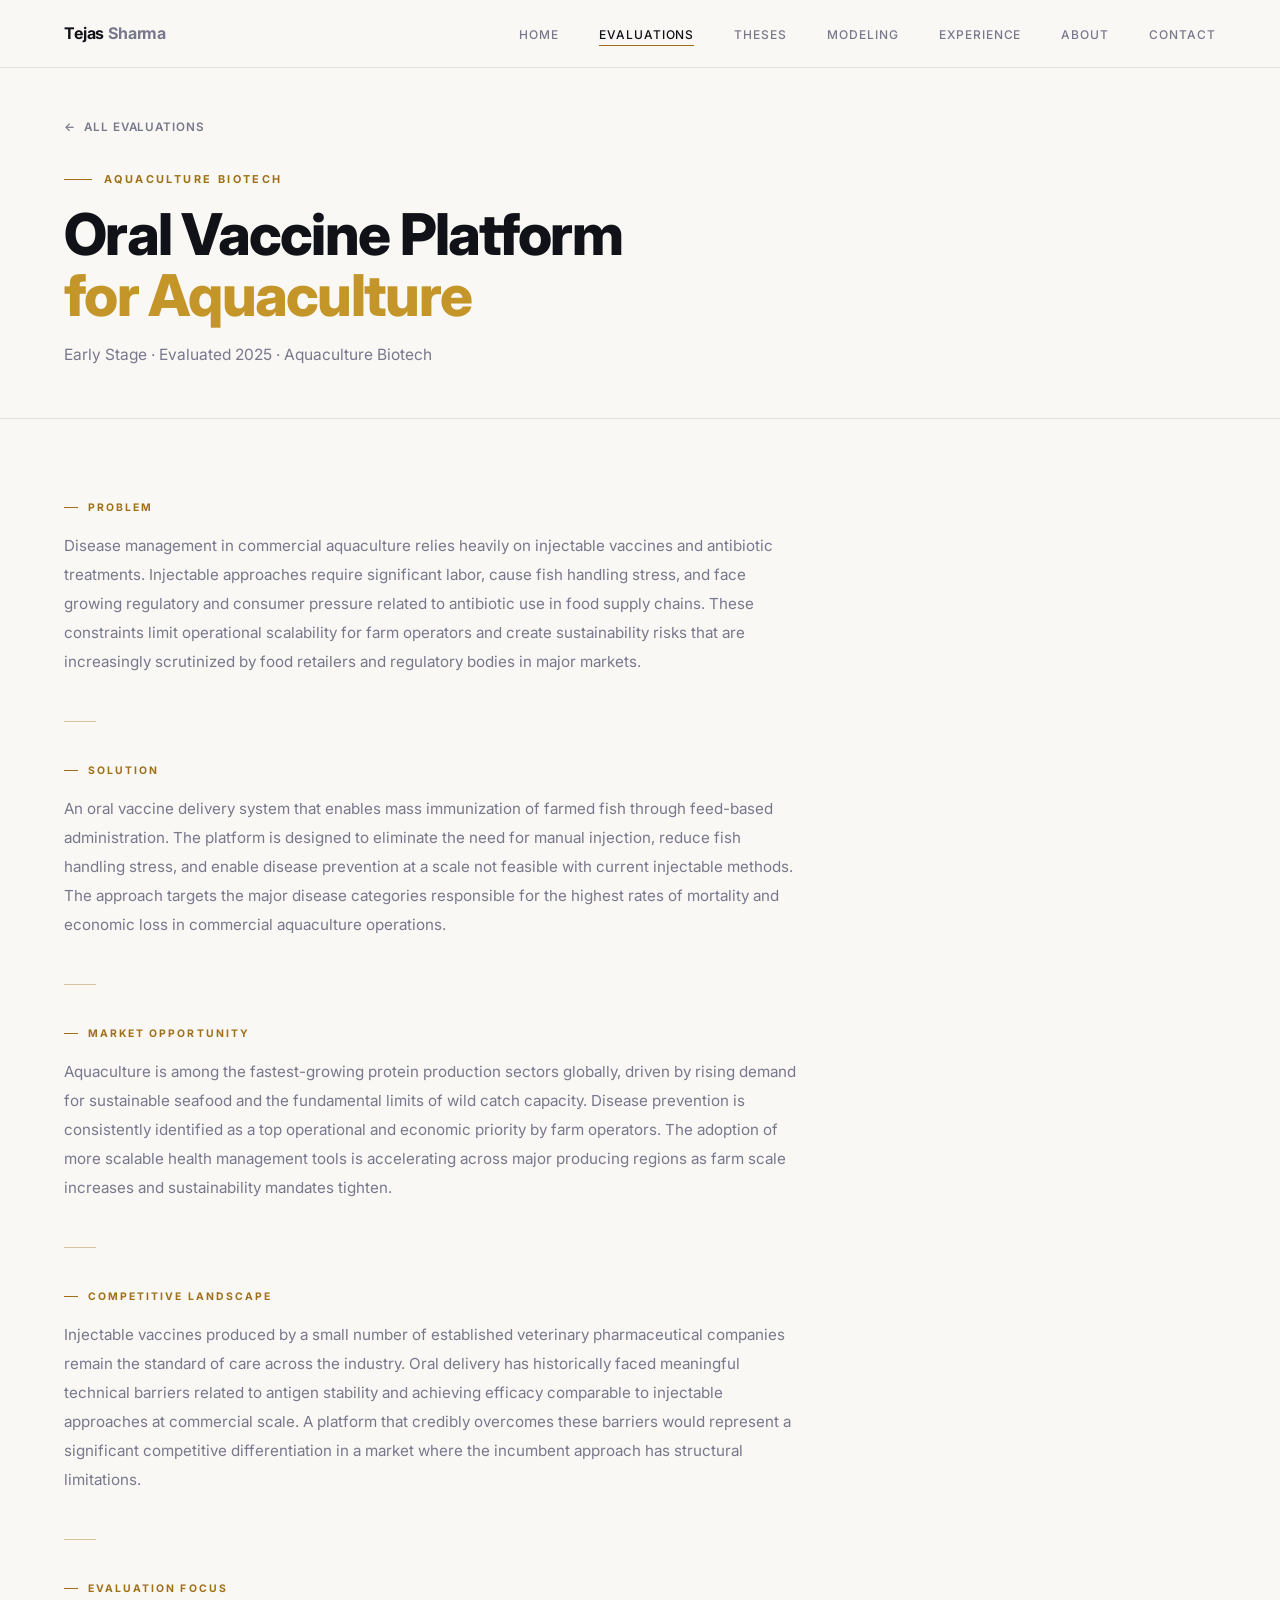
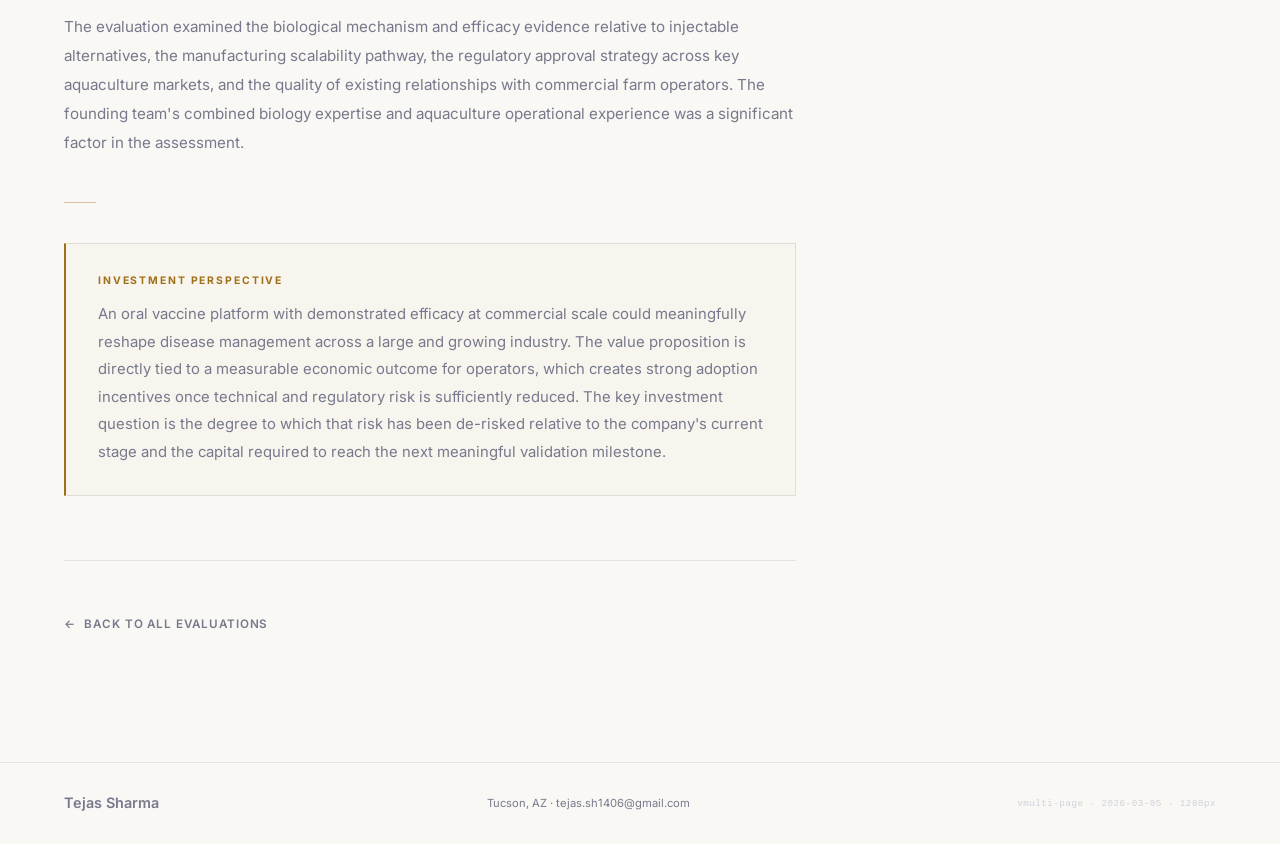
<file: evaluations/aquaculture-biotech.html>
<!DOCTYPE html>
<html lang="en">
<head>
  <meta charset="UTF-8" />
  <meta name="viewport" content="width=device-width, initial-scale=1.0" />
  <title>Oral Vaccine Platform for Aquaculture | Tejas Sharma</title>
  <link rel="preconnect" href="https://fonts.googleapis.com" />
  <link rel="preconnect" href="https://fonts.gstatic.com" crossorigin />
  <link href="https://fonts.googleapis.com/css2?family=Inter:wght@300;400;500;600;700&family=Playfair+Display:ital,wght@0,400;0,700;1,700&display=swap" rel="stylesheet" />
  <link rel="stylesheet" href="/styles.css" />
</head>
<body>

<!-- NAV -->
<nav id="navbar">
  <a href="/" class="nav-logo">Tejas<span> Sharma</span></a>
  <ul class="nav-links" id="navLinks">
    <li><a href="/">Home</a></li>
    <li><a href="/evaluations">Evaluations</a></li>
    <li><a href="/theses">Theses</a></li>
    <li><a href="/modeling">Modeling</a></li>
    <li><a href="/experience">Experience</a></li>
    <li><a href="/about">About</a></li>
    <li><a href="/contact">Contact</a></li>
    <li class="nav-contact-mobile"><a href="/Resume/Resume_Tejas_Sharma_FIN.pdf" target="_blank">Resume</a></li>
  </ul>
  <a href="/Resume/Resume_Tejas_Sharma_FIN.pdf" class="nav-cta" target="_blank">Resume</a>
  <button class="nav-hamburger" id="navHamburger" aria-label="Toggle navigation">
    <span></span><span></span><span></span>
  </button>
</nav>

<!-- PAGE HEADER -->
<div class="page-header">
  <a href="/evaluations" class="back-link">All Evaluations</a>
  <div class="page-header-label"><div class="page-header-label-line"></div><span>Aquaculture Biotech</span></div>
  <h1>Oral Vaccine Platform<br /><em>for Aquaculture</em></h1>
  <p class="page-header-sub">Early Stage &middot; Evaluated 2025 &middot; Aquaculture Biotech</p>
</div>

<!-- CASE STUDY CONTENT -->
<div class="cs-detail" style="padding-top: 5rem; padding-bottom: 6rem;">

  <div class="cs-detail-section fade-up">
    <h3>Problem</h3>
    <p>Disease management in commercial aquaculture relies heavily on injectable vaccines and antibiotic treatments. Injectable approaches require significant labor, cause fish handling stress, and face growing regulatory and consumer pressure related to antibiotic use in food supply chains. These constraints limit operational scalability for farm operators and create sustainability risks that are increasingly scrutinized by food retailers and regulatory bodies in major markets.</p>
  </div>

  <div class="cs-detail-divider"></div>

  <div class="cs-detail-section fade-up">
    <h3>Solution</h3>
    <p>An oral vaccine delivery system that enables mass immunization of farmed fish through feed-based administration. The platform is designed to eliminate the need for manual injection, reduce fish handling stress, and enable disease prevention at a scale not feasible with current injectable methods. The approach targets the major disease categories responsible for the highest rates of mortality and economic loss in commercial aquaculture operations.</p>
  </div>

  <div class="cs-detail-divider"></div>

  <div class="cs-detail-section fade-up">
    <h3>Market Opportunity</h3>
    <p>Aquaculture is among the fastest-growing protein production sectors globally, driven by rising demand for sustainable seafood and the fundamental limits of wild catch capacity. Disease prevention is consistently identified as a top operational and economic priority by farm operators. The adoption of more scalable health management tools is accelerating across major producing regions as farm scale increases and sustainability mandates tighten.</p>
  </div>

  <div class="cs-detail-divider"></div>

  <div class="cs-detail-section fade-up">
    <h3>Competitive Landscape</h3>
    <p>Injectable vaccines produced by a small number of established veterinary pharmaceutical companies remain the standard of care across the industry. Oral delivery has historically faced meaningful technical barriers related to antigen stability and achieving efficacy comparable to injectable approaches at commercial scale. A platform that credibly overcomes these barriers would represent a significant competitive differentiation in a market where the incumbent approach has structural limitations.</p>
  </div>

  <div class="cs-detail-divider"></div>

  <div class="cs-detail-section fade-up">
    <h3>Evaluation Focus</h3>
    <p>The evaluation examined the biological mechanism and efficacy evidence relative to injectable alternatives, the manufacturing scalability pathway, the regulatory approval strategy across key aquaculture markets, and the quality of existing relationships with commercial farm operators. The founding team's combined biology expertise and aquaculture operational experience was a significant factor in the assessment.</p>
  </div>

  <div class="cs-detail-divider"></div>

  <div class="cs-detail-section fade-up">
    <div class="cs-detail-verdict">
      <div class="cs-detail-verdict-label">Investment Perspective</div>
      <p>An oral vaccine platform with demonstrated efficacy at commercial scale could meaningfully reshape disease management across a large and growing industry. The value proposition is directly tied to a measurable economic outcome for operators, which creates strong adoption incentives once technical and regulatory risk is sufficiently reduced. The key investment question is the degree to which that risk has been de-risked relative to the company's current stage and the capital required to reach the next meaningful validation milestone.</p>
    </div>
  </div>

  <div style="margin-top: 4rem; padding-top: 3rem; border-top: 1px solid var(--border);">
    <a href="/evaluations" class="back-link">Back to All Evaluations</a>
  </div>

</div>

<footer>
  <div class="footer-name">Tejas Sharma</div>
  <div class="footer-copy">Tucson, AZ &middot; tejas.sh1406@gmail.com</div>
  <div id="build-stamp"></div>
</footer>
<div id="debug-overlay"></div>

<script>
  const navbar = document.getElementById('navbar');
  window.addEventListener('scroll', () => navbar.classList.toggle('scrolled', window.scrollY > 60));

  (function() {
    const path = window.location.pathname.replace(/\/$/, '') || '/';
    document.querySelectorAll('.nav-links a').forEach(a => {
      const href = (a.getAttribute('href') || '').replace(/\/$/, '') || '/';
      if (href !== '/' && path.startsWith(href)) a.classList.add('active');
    });
  })();

  const io = new IntersectionObserver((entries) => {
    entries.forEach((e, i) => { if (e.isIntersecting) { setTimeout(() => e.target.classList.add('visible'), i * 55); io.unobserve(e.target); } });
  }, { threshold: 0.1 });
  document.querySelectorAll('.fade-up').forEach(el => io.observe(el));

  const hamburger = document.getElementById('navHamburger');
  const navLinks  = document.getElementById('navLinks');
  function closeMenu() { hamburger.classList.remove('open'); navLinks.classList.remove('open'); document.body.style.overflow = ''; hamburger.setAttribute('aria-expanded','false'); }
  function openMenu()  { hamburger.classList.add('open');    navLinks.classList.add('open');    document.body.style.overflow = 'hidden'; hamburger.setAttribute('aria-expanded','true'); }
  hamburger.setAttribute('aria-expanded','false');
  hamburger.setAttribute('aria-controls','navLinks');
  hamburger.addEventListener('click', () => hamburger.classList.contains('open') ? closeMenu() : openMenu());
  document.addEventListener('keydown', (e) => { if (e.key === 'Escape') closeMenu(); });
  navLinks.querySelectorAll('a').forEach(link => link.addEventListener('click', closeMenu));

  (function() {
    var stamp = document.getElementById('build-stamp');
    if (stamp) stamp.textContent = 'vmulti-page · 2026-03-05 · ' + window.innerWidth + 'px';
  })();
</script>
</body>
</html>
</file>
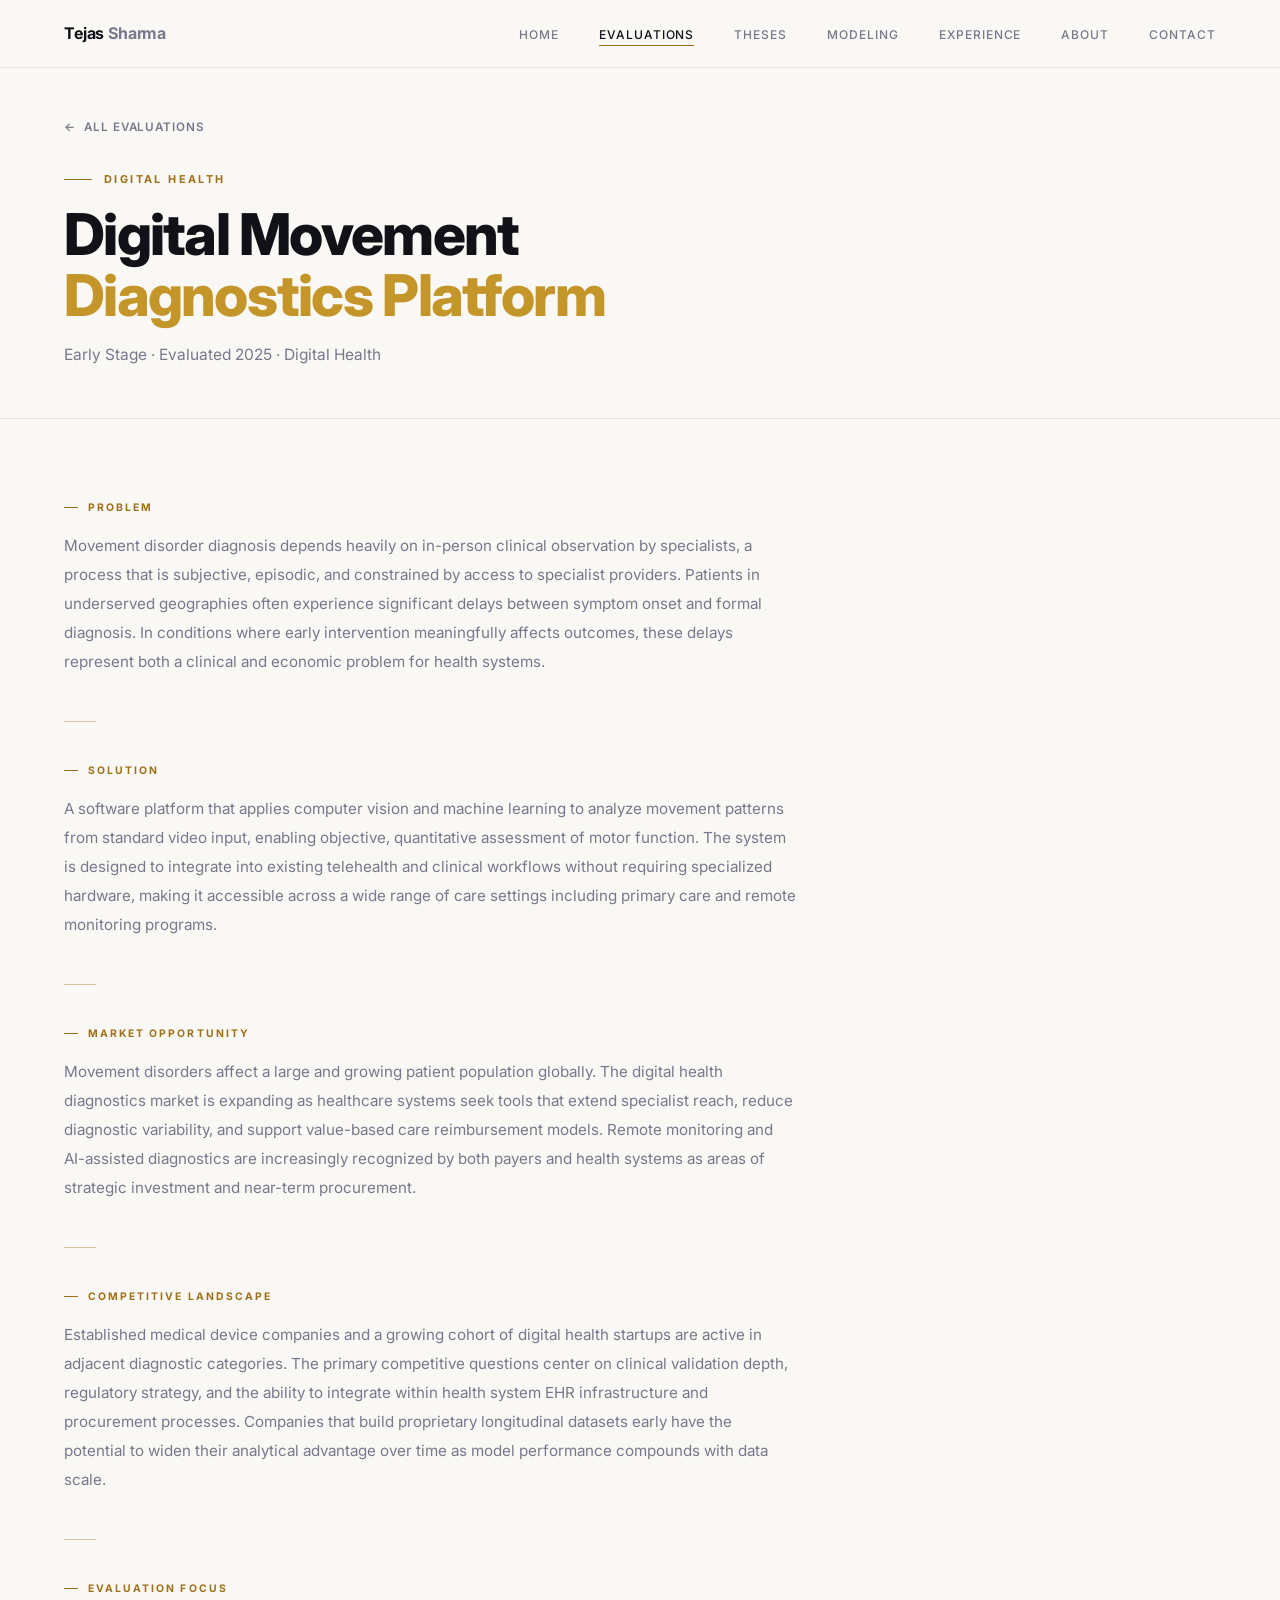
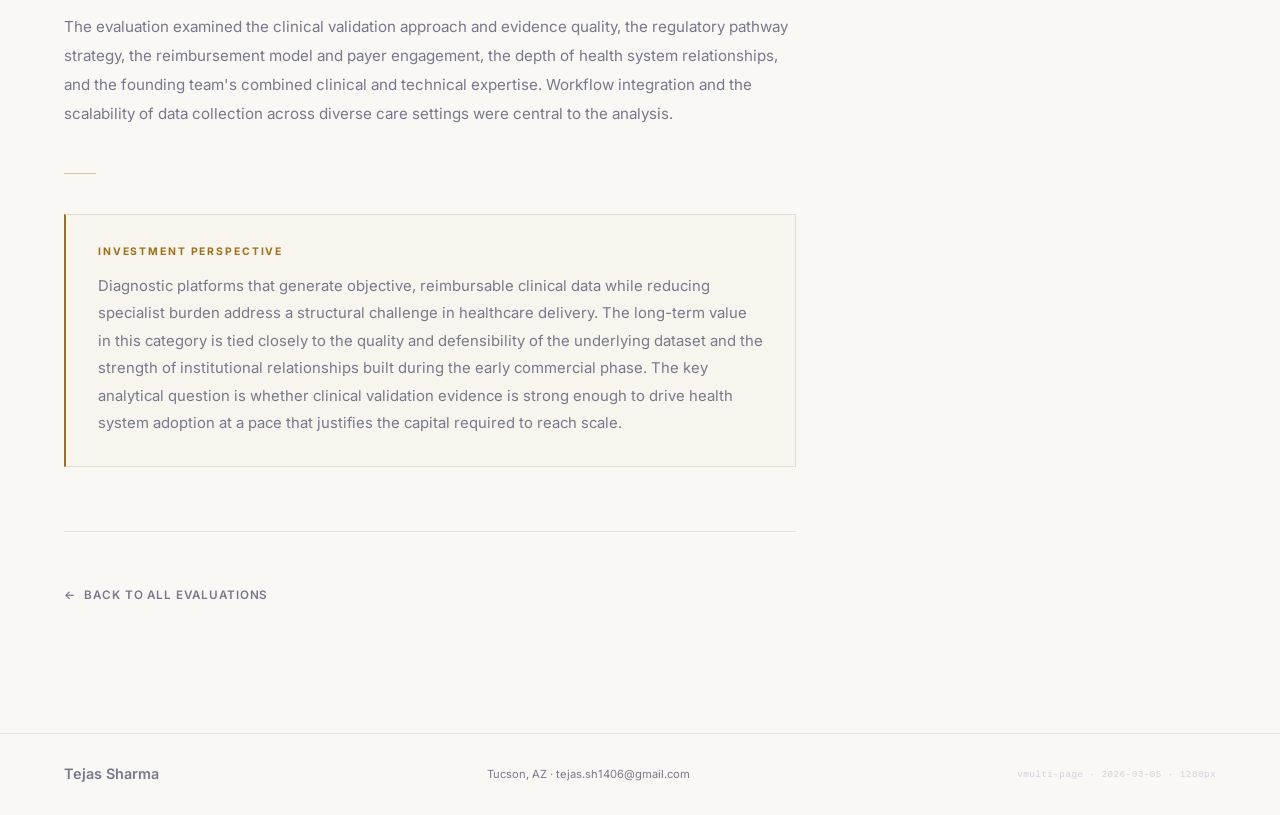
<file: evaluations/digital-diagnostics.html>
<!DOCTYPE html>
<html lang="en">
<head>
  <meta charset="UTF-8" />
  <meta name="viewport" content="width=device-width, initial-scale=1.0" />
  <title>Digital Movement Diagnostics Platform | Tejas Sharma</title>
  <link rel="preconnect" href="https://fonts.googleapis.com" />
  <link rel="preconnect" href="https://fonts.gstatic.com" crossorigin />
  <link href="https://fonts.googleapis.com/css2?family=Inter:wght@300;400;500;600;700&family=Playfair+Display:ital,wght@0,400;0,700;1,700&display=swap" rel="stylesheet" />
  <link rel="stylesheet" href="/styles.css" />
</head>
<body>

<!-- NAV -->
<nav id="navbar">
  <a href="/" class="nav-logo">Tejas<span> Sharma</span></a>
  <ul class="nav-links" id="navLinks">
    <li><a href="/">Home</a></li>
    <li><a href="/evaluations">Evaluations</a></li>
    <li><a href="/theses">Theses</a></li>
    <li><a href="/modeling">Modeling</a></li>
    <li><a href="/experience">Experience</a></li>
    <li><a href="/about">About</a></li>
    <li><a href="/contact">Contact</a></li>
    <li class="nav-contact-mobile"><a href="/Resume/Resume_Tejas_Sharma_FIN.pdf" target="_blank">Resume</a></li>
  </ul>
  <a href="/Resume/Resume_Tejas_Sharma_FIN.pdf" class="nav-cta" target="_blank">Resume</a>
  <button class="nav-hamburger" id="navHamburger" aria-label="Toggle navigation">
    <span></span><span></span><span></span>
  </button>
</nav>

<!-- PAGE HEADER -->
<div class="page-header">
  <a href="/evaluations" class="back-link">All Evaluations</a>
  <div class="page-header-label"><div class="page-header-label-line"></div><span>Digital Health</span></div>
  <h1>Digital Movement<br /><em>Diagnostics Platform</em></h1>
  <p class="page-header-sub">Early Stage &middot; Evaluated 2025 &middot; Digital Health</p>
</div>

<!-- CASE STUDY CONTENT -->
<div class="cs-detail" style="padding-top: 5rem; padding-bottom: 6rem;">

  <div class="cs-detail-section fade-up">
    <h3>Problem</h3>
    <p>Movement disorder diagnosis depends heavily on in-person clinical observation by specialists, a process that is subjective, episodic, and constrained by access to specialist providers. Patients in underserved geographies often experience significant delays between symptom onset and formal diagnosis. In conditions where early intervention meaningfully affects outcomes, these delays represent both a clinical and economic problem for health systems.</p>
  </div>

  <div class="cs-detail-divider"></div>

  <div class="cs-detail-section fade-up">
    <h3>Solution</h3>
    <p>A software platform that applies computer vision and machine learning to analyze movement patterns from standard video input, enabling objective, quantitative assessment of motor function. The system is designed to integrate into existing telehealth and clinical workflows without requiring specialized hardware, making it accessible across a wide range of care settings including primary care and remote monitoring programs.</p>
  </div>

  <div class="cs-detail-divider"></div>

  <div class="cs-detail-section fade-up">
    <h3>Market Opportunity</h3>
    <p>Movement disorders affect a large and growing patient population globally. The digital health diagnostics market is expanding as healthcare systems seek tools that extend specialist reach, reduce diagnostic variability, and support value-based care reimbursement models. Remote monitoring and AI-assisted diagnostics are increasingly recognized by both payers and health systems as areas of strategic investment and near-term procurement.</p>
  </div>

  <div class="cs-detail-divider"></div>

  <div class="cs-detail-section fade-up">
    <h3>Competitive Landscape</h3>
    <p>Established medical device companies and a growing cohort of digital health startups are active in adjacent diagnostic categories. The primary competitive questions center on clinical validation depth, regulatory strategy, and the ability to integrate within health system EHR infrastructure and procurement processes. Companies that build proprietary longitudinal datasets early have the potential to widen their analytical advantage over time as model performance compounds with data scale.</p>
  </div>

  <div class="cs-detail-divider"></div>

  <div class="cs-detail-section fade-up">
    <h3>Evaluation Focus</h3>
    <p>The evaluation examined the clinical validation approach and evidence quality, the regulatory pathway strategy, the reimbursement model and payer engagement, the depth of health system relationships, and the founding team's combined clinical and technical expertise. Workflow integration and the scalability of data collection across diverse care settings were central to the analysis.</p>
  </div>

  <div class="cs-detail-divider"></div>

  <div class="cs-detail-section fade-up">
    <div class="cs-detail-verdict">
      <div class="cs-detail-verdict-label">Investment Perspective</div>
      <p>Diagnostic platforms that generate objective, reimbursable clinical data while reducing specialist burden address a structural challenge in healthcare delivery. The long-term value in this category is tied closely to the quality and defensibility of the underlying dataset and the strength of institutional relationships built during the early commercial phase. The key analytical question is whether clinical validation evidence is strong enough to drive health system adoption at a pace that justifies the capital required to reach scale.</p>
    </div>
  </div>

  <div style="margin-top: 4rem; padding-top: 3rem; border-top: 1px solid var(--border);">
    <a href="/evaluations" class="back-link">Back to All Evaluations</a>
  </div>

</div>

<footer>
  <div class="footer-name">Tejas Sharma</div>
  <div class="footer-copy">Tucson, AZ &middot; tejas.sh1406@gmail.com</div>
  <div id="build-stamp"></div>
</footer>
<div id="debug-overlay"></div>

<script>
  const navbar = document.getElementById('navbar');
  window.addEventListener('scroll', () => navbar.classList.toggle('scrolled', window.scrollY > 60));

  (function() {
    const path = window.location.pathname.replace(/\/$/, '') || '/';
    document.querySelectorAll('.nav-links a').forEach(a => {
      const href = (a.getAttribute('href') || '').replace(/\/$/, '') || '/';
      if (href !== '/' && path.startsWith(href)) a.classList.add('active');
    });
  })();

  const io = new IntersectionObserver((entries) => {
    entries.forEach((e, i) => { if (e.isIntersecting) { setTimeout(() => e.target.classList.add('visible'), i * 55); io.unobserve(e.target); } });
  }, { threshold: 0.1 });
  document.querySelectorAll('.fade-up').forEach(el => io.observe(el));

  const hamburger = document.getElementById('navHamburger');
  const navLinks  = document.getElementById('navLinks');
  function closeMenu() { hamburger.classList.remove('open'); navLinks.classList.remove('open'); document.body.style.overflow = ''; hamburger.setAttribute('aria-expanded','false'); }
  function openMenu()  { hamburger.classList.add('open');    navLinks.classList.add('open');    document.body.style.overflow = 'hidden'; hamburger.setAttribute('aria-expanded','true'); }
  hamburger.setAttribute('aria-expanded','false');
  hamburger.setAttribute('aria-controls','navLinks');
  hamburger.addEventListener('click', () => hamburger.classList.contains('open') ? closeMenu() : openMenu());
  document.addEventListener('keydown', (e) => { if (e.key === 'Escape') closeMenu(); });
  navLinks.querySelectorAll('a').forEach(link => link.addEventListener('click', closeMenu));

  (function() {
    var stamp = document.getElementById('build-stamp');
    if (stamp) stamp.textContent = 'vmulti-page · 2026-03-05 · ' + window.innerWidth + 'px';
  })();
</script>
</body>
</html>
</file>
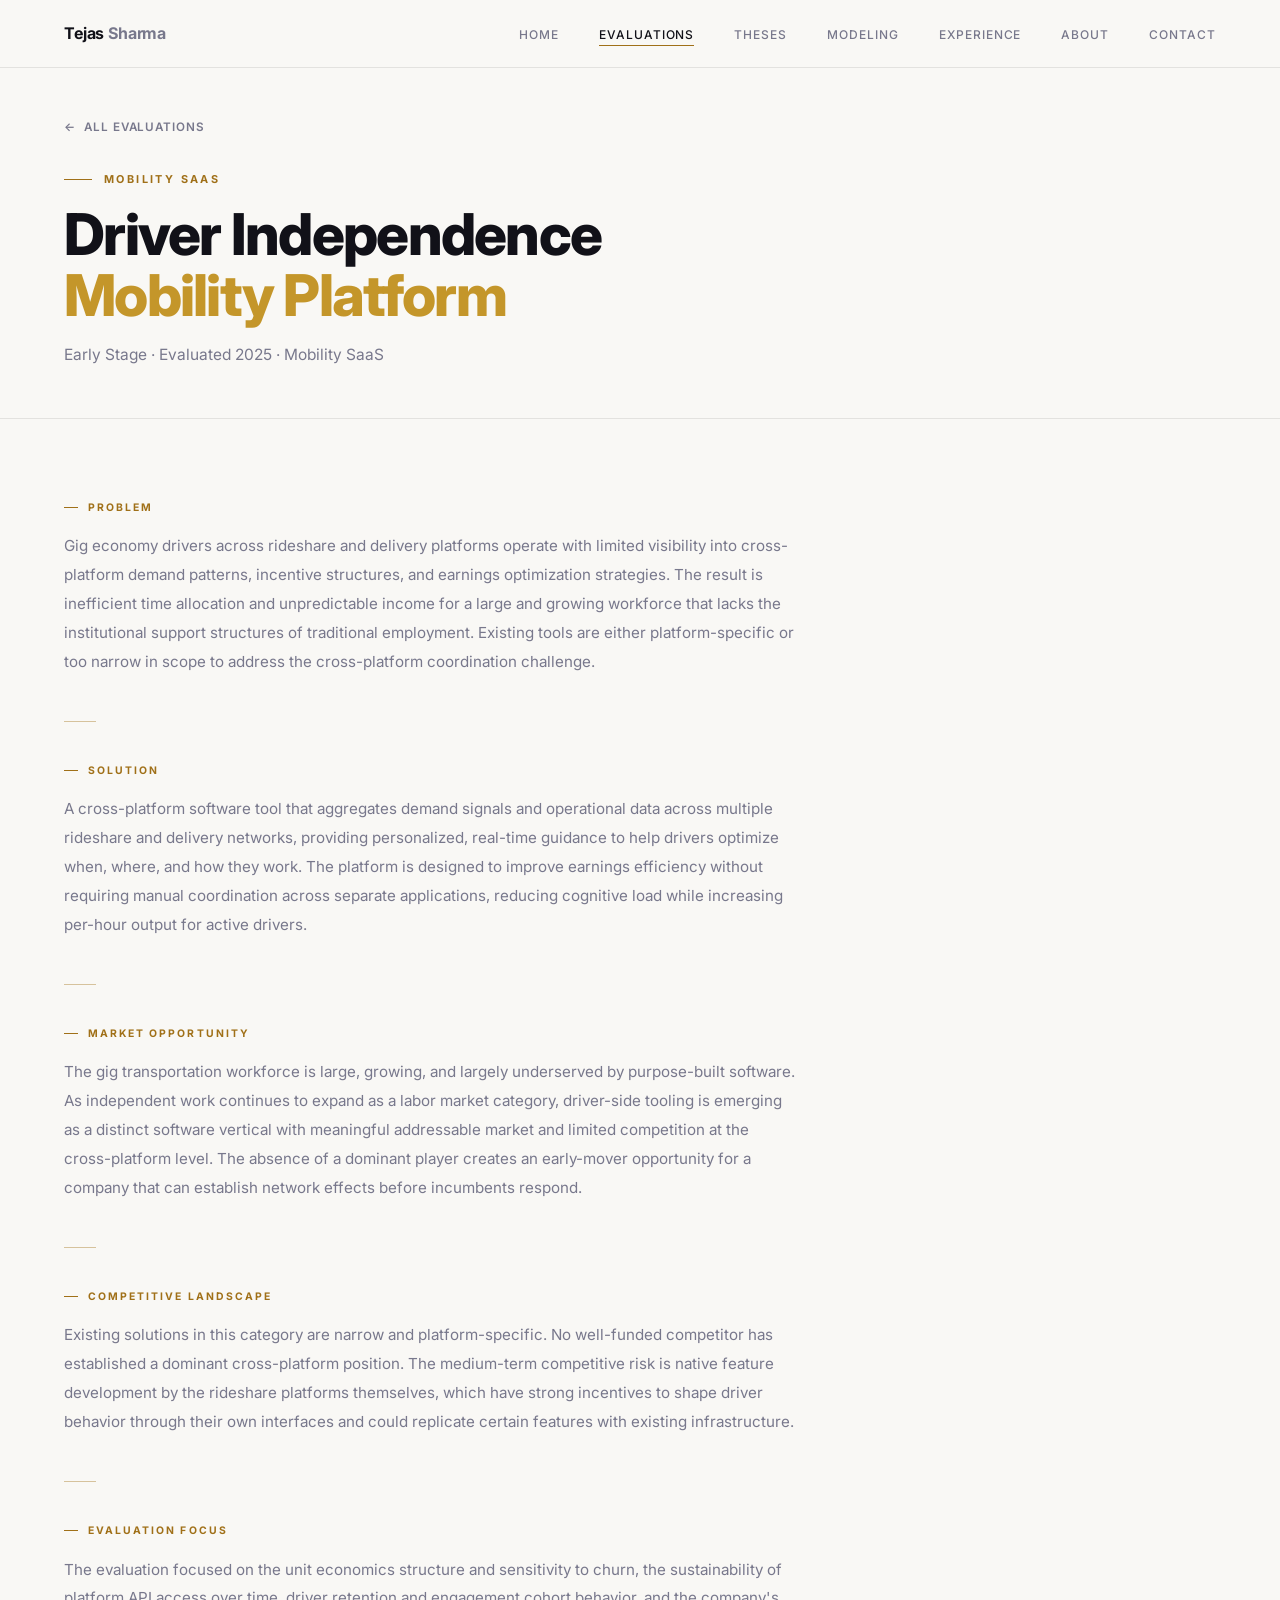
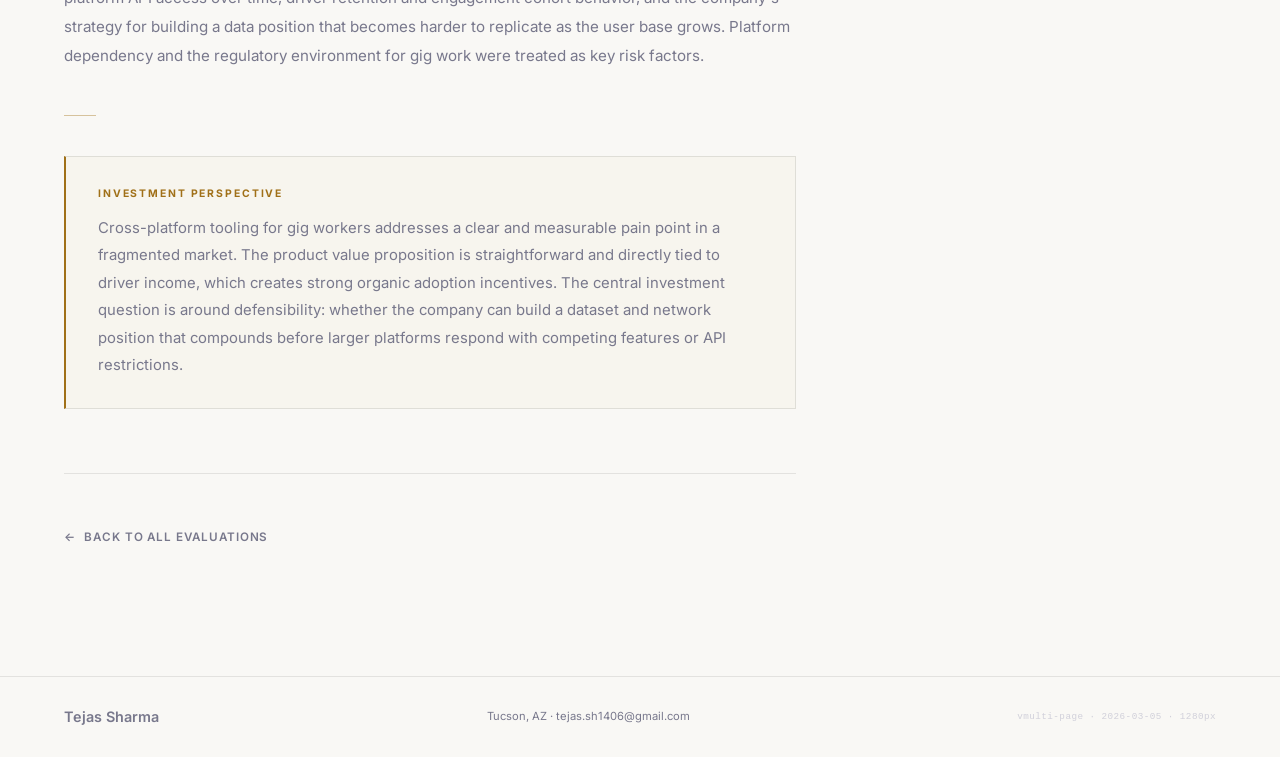
<file: evaluations/mobility-platform.html>
<!DOCTYPE html>
<html lang="en">
<head>
  <meta charset="UTF-8" />
  <meta name="viewport" content="width=device-width, initial-scale=1.0" />
  <title>Driver Independence Mobility Platform | Tejas Sharma</title>
  <link rel="preconnect" href="https://fonts.googleapis.com" />
  <link rel="preconnect" href="https://fonts.gstatic.com" crossorigin />
  <link href="https://fonts.googleapis.com/css2?family=Inter:wght@300;400;500;600;700&family=Playfair+Display:ital,wght@0,400;0,700;1,700&display=swap" rel="stylesheet" />
  <link rel="stylesheet" href="/styles.css" />
</head>
<body>

<!-- NAV -->
<nav id="navbar">
  <a href="/" class="nav-logo">Tejas<span> Sharma</span></a>
  <ul class="nav-links" id="navLinks">
    <li><a href="/">Home</a></li>
    <li><a href="/evaluations">Evaluations</a></li>
    <li><a href="/theses">Theses</a></li>
    <li><a href="/modeling">Modeling</a></li>
    <li><a href="/experience">Experience</a></li>
    <li><a href="/about">About</a></li>
    <li><a href="/contact">Contact</a></li>
    <li class="nav-contact-mobile"><a href="/Resume/Resume_Tejas_Sharma_FIN.pdf" target="_blank">Resume</a></li>
  </ul>
  <a href="/Resume/Resume_Tejas_Sharma_FIN.pdf" class="nav-cta" target="_blank">Resume</a>
  <button class="nav-hamburger" id="navHamburger" aria-label="Toggle navigation">
    <span></span><span></span><span></span>
  </button>
</nav>

<!-- PAGE HEADER -->
<div class="page-header">
  <a href="/evaluations" class="back-link">All Evaluations</a>
  <div class="page-header-label"><div class="page-header-label-line"></div><span>Mobility SaaS</span></div>
  <h1>Driver Independence<br /><em>Mobility Platform</em></h1>
  <p class="page-header-sub">Early Stage &middot; Evaluated 2025 &middot; Mobility SaaS</p>
</div>

<!-- CASE STUDY CONTENT -->
<div class="cs-detail" style="padding-top: 5rem; padding-bottom: 6rem;">

  <div class="cs-detail-section fade-up">
    <h3>Problem</h3>
    <p>Gig economy drivers across rideshare and delivery platforms operate with limited visibility into cross-platform demand patterns, incentive structures, and earnings optimization strategies. The result is inefficient time allocation and unpredictable income for a large and growing workforce that lacks the institutional support structures of traditional employment. Existing tools are either platform-specific or too narrow in scope to address the cross-platform coordination challenge.</p>
  </div>

  <div class="cs-detail-divider"></div>

  <div class="cs-detail-section fade-up">
    <h3>Solution</h3>
    <p>A cross-platform software tool that aggregates demand signals and operational data across multiple rideshare and delivery networks, providing personalized, real-time guidance to help drivers optimize when, where, and how they work. The platform is designed to improve earnings efficiency without requiring manual coordination across separate applications, reducing cognitive load while increasing per-hour output for active drivers.</p>
  </div>

  <div class="cs-detail-divider"></div>

  <div class="cs-detail-section fade-up">
    <h3>Market Opportunity</h3>
    <p>The gig transportation workforce is large, growing, and largely underserved by purpose-built software. As independent work continues to expand as a labor market category, driver-side tooling is emerging as a distinct software vertical with meaningful addressable market and limited competition at the cross-platform level. The absence of a dominant player creates an early-mover opportunity for a company that can establish network effects before incumbents respond.</p>
  </div>

  <div class="cs-detail-divider"></div>

  <div class="cs-detail-section fade-up">
    <h3>Competitive Landscape</h3>
    <p>Existing solutions in this category are narrow and platform-specific. No well-funded competitor has established a dominant cross-platform position. The medium-term competitive risk is native feature development by the rideshare platforms themselves, which have strong incentives to shape driver behavior through their own interfaces and could replicate certain features with existing infrastructure.</p>
  </div>

  <div class="cs-detail-divider"></div>

  <div class="cs-detail-section fade-up">
    <h3>Evaluation Focus</h3>
    <p>The evaluation focused on the unit economics structure and sensitivity to churn, the sustainability of platform API access over time, driver retention and engagement cohort behavior, and the company's strategy for building a data position that becomes harder to replicate as the user base grows. Platform dependency and the regulatory environment for gig work were treated as key risk factors.</p>
  </div>

  <div class="cs-detail-divider"></div>

  <div class="cs-detail-section fade-up">
    <div class="cs-detail-verdict">
      <div class="cs-detail-verdict-label">Investment Perspective</div>
      <p>Cross-platform tooling for gig workers addresses a clear and measurable pain point in a fragmented market. The product value proposition is straightforward and directly tied to driver income, which creates strong organic adoption incentives. The central investment question is around defensibility: whether the company can build a dataset and network position that compounds before larger platforms respond with competing features or API restrictions.</p>
    </div>
  </div>

  <div style="margin-top: 4rem; padding-top: 3rem; border-top: 1px solid var(--border);">
    <a href="/evaluations" class="back-link">Back to All Evaluations</a>
  </div>

</div>

<footer>
  <div class="footer-name">Tejas Sharma</div>
  <div class="footer-copy">Tucson, AZ &middot; tejas.sh1406@gmail.com</div>
  <div id="build-stamp"></div>
</footer>
<div id="debug-overlay"></div>

<script>
  const navbar = document.getElementById('navbar');
  window.addEventListener('scroll', () => navbar.classList.toggle('scrolled', window.scrollY > 60));

  (function() {
    const path = window.location.pathname.replace(/\/$/, '') || '/';
    document.querySelectorAll('.nav-links a').forEach(a => {
      const href = (a.getAttribute('href') || '').replace(/\/$/, '') || '/';
      if (href !== '/' && path.startsWith(href)) a.classList.add('active');
    });
  })();

  const io = new IntersectionObserver((entries) => {
    entries.forEach((e, i) => { if (e.isIntersecting) { setTimeout(() => e.target.classList.add('visible'), i * 55); io.unobserve(e.target); } });
  }, { threshold: 0.1 });
  document.querySelectorAll('.fade-up').forEach(el => io.observe(el));

  const hamburger = document.getElementById('navHamburger');
  const navLinks  = document.getElementById('navLinks');
  function closeMenu() { hamburger.classList.remove('open'); navLinks.classList.remove('open'); document.body.style.overflow = ''; hamburger.setAttribute('aria-expanded','false'); }
  function openMenu()  { hamburger.classList.add('open');    navLinks.classList.add('open');    document.body.style.overflow = 'hidden'; hamburger.setAttribute('aria-expanded','true'); }
  hamburger.setAttribute('aria-expanded','false');
  hamburger.setAttribute('aria-controls','navLinks');
  hamburger.addEventListener('click', () => hamburger.classList.contains('open') ? closeMenu() : openMenu());
  document.addEventListener('keydown', (e) => { if (e.key === 'Escape') closeMenu(); });
  navLinks.querySelectorAll('a').forEach(link => link.addEventListener('click', closeMenu));

  (function() {
    var stamp = document.getElementById('build-stamp');
    if (stamp) stamp.textContent = 'vmulti-page · 2026-03-05 · ' + window.innerWidth + 'px';
  })();
</script>
</body>
</html>
</file>
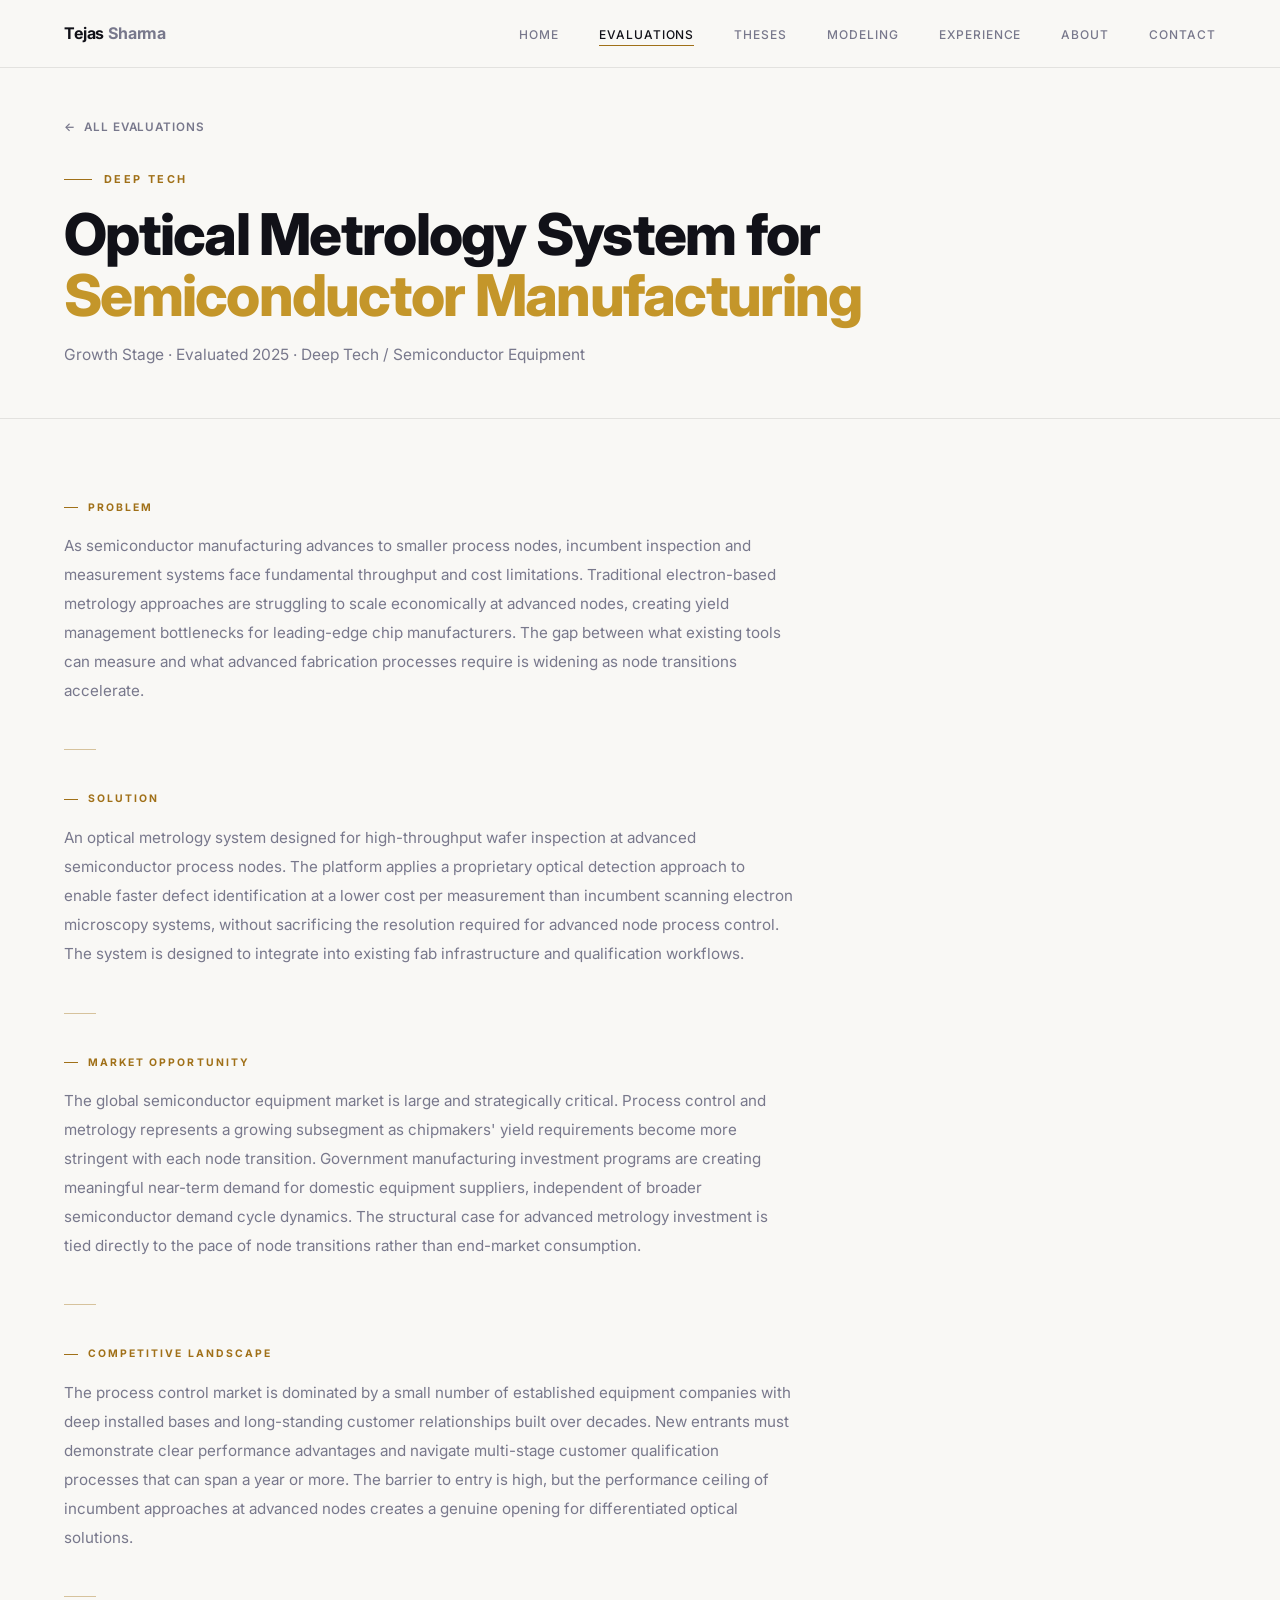
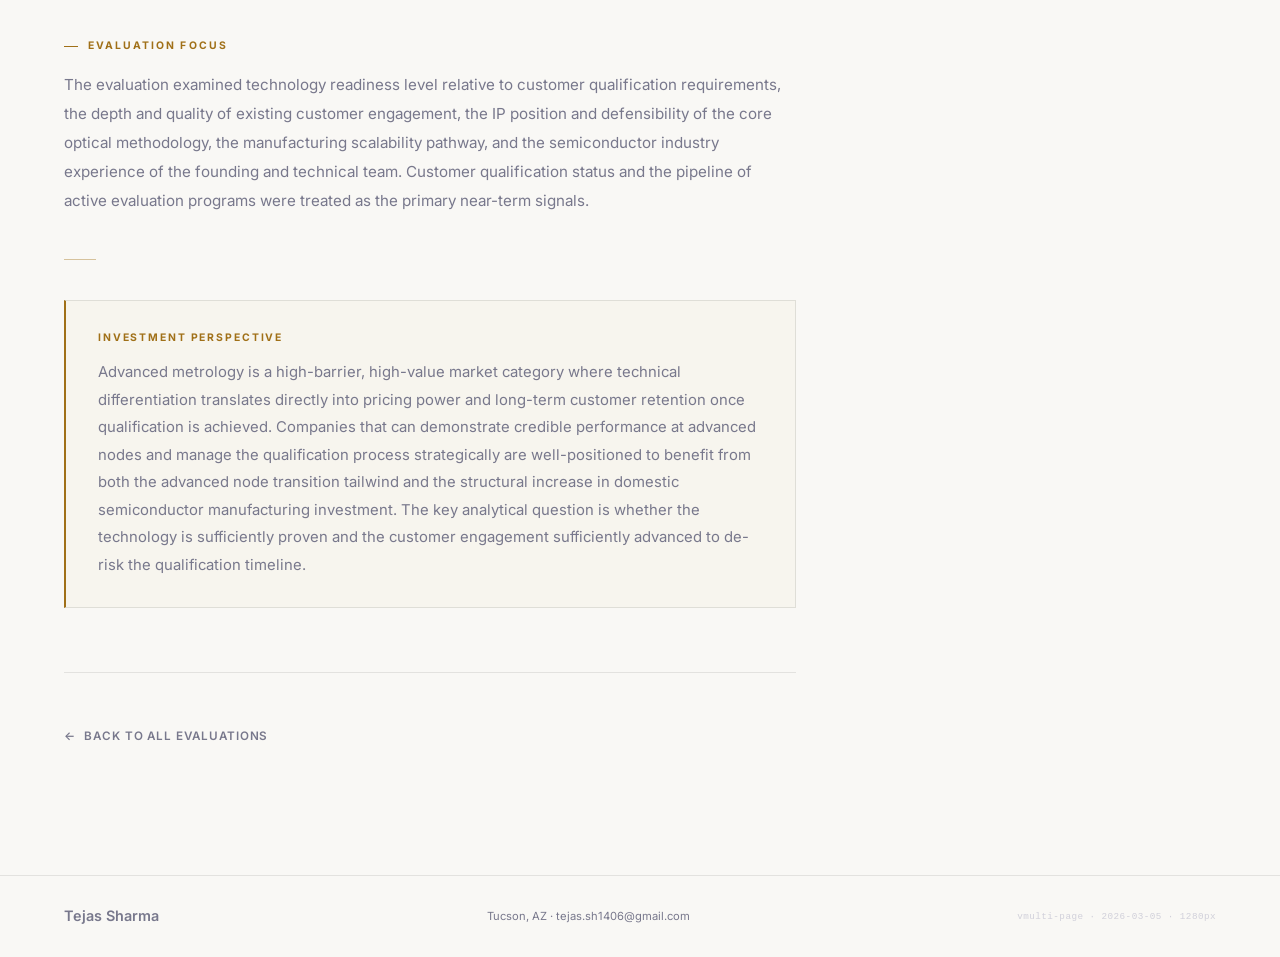
<file: evaluations/optical-metrology.html>
<!DOCTYPE html>
<html lang="en">
<head>
  <meta charset="UTF-8" />
  <meta name="viewport" content="width=device-width, initial-scale=1.0" />
  <title>Optical Metrology System | Tejas Sharma</title>
  <link rel="preconnect" href="https://fonts.googleapis.com" />
  <link rel="preconnect" href="https://fonts.gstatic.com" crossorigin />
  <link href="https://fonts.googleapis.com/css2?family=Inter:wght@300;400;500;600;700&family=Playfair+Display:ital,wght@0,400;0,700;1,700&display=swap" rel="stylesheet" />
  <link rel="stylesheet" href="/styles.css" />
</head>
<body>

<!-- NAV -->
<nav id="navbar">
  <a href="/" class="nav-logo">Tejas<span> Sharma</span></a>
  <ul class="nav-links" id="navLinks">
    <li><a href="/">Home</a></li>
    <li><a href="/evaluations">Evaluations</a></li>
    <li><a href="/theses">Theses</a></li>
    <li><a href="/modeling">Modeling</a></li>
    <li><a href="/experience">Experience</a></li>
    <li><a href="/about">About</a></li>
    <li><a href="/contact">Contact</a></li>
    <li class="nav-contact-mobile"><a href="/Resume/Resume_Tejas_Sharma_FIN.pdf" target="_blank">Resume</a></li>
  </ul>
  <a href="/Resume/Resume_Tejas_Sharma_FIN.pdf" class="nav-cta" target="_blank">Resume</a>
  <button class="nav-hamburger" id="navHamburger" aria-label="Toggle navigation">
    <span></span><span></span><span></span>
  </button>
</nav>

<!-- PAGE HEADER -->
<div class="page-header">
  <a href="/evaluations" class="back-link">All Evaluations</a>
  <div class="page-header-label"><div class="page-header-label-line"></div><span>Deep Tech</span></div>
  <h1>Optical Metrology System for<br /><em>Semiconductor Manufacturing</em></h1>
  <p class="page-header-sub">Growth Stage &middot; Evaluated 2025 &middot; Deep Tech / Semiconductor Equipment</p>
</div>

<!-- CASE STUDY CONTENT -->
<div class="cs-detail" style="padding-top: 5rem; padding-bottom: 6rem;">

  <div class="cs-detail-section fade-up">
    <h3>Problem</h3>
    <p>As semiconductor manufacturing advances to smaller process nodes, incumbent inspection and measurement systems face fundamental throughput and cost limitations. Traditional electron-based metrology approaches are struggling to scale economically at advanced nodes, creating yield management bottlenecks for leading-edge chip manufacturers. The gap between what existing tools can measure and what advanced fabrication processes require is widening as node transitions accelerate.</p>
  </div>

  <div class="cs-detail-divider"></div>

  <div class="cs-detail-section fade-up">
    <h3>Solution</h3>
    <p>An optical metrology system designed for high-throughput wafer inspection at advanced semiconductor process nodes. The platform applies a proprietary optical detection approach to enable faster defect identification at a lower cost per measurement than incumbent scanning electron microscopy systems, without sacrificing the resolution required for advanced node process control. The system is designed to integrate into existing fab infrastructure and qualification workflows.</p>
  </div>

  <div class="cs-detail-divider"></div>

  <div class="cs-detail-section fade-up">
    <h3>Market Opportunity</h3>
    <p>The global semiconductor equipment market is large and strategically critical. Process control and metrology represents a growing subsegment as chipmakers' yield requirements become more stringent with each node transition. Government manufacturing investment programs are creating meaningful near-term demand for domestic equipment suppliers, independent of broader semiconductor demand cycle dynamics. The structural case for advanced metrology investment is tied directly to the pace of node transitions rather than end-market consumption.</p>
  </div>

  <div class="cs-detail-divider"></div>

  <div class="cs-detail-section fade-up">
    <h3>Competitive Landscape</h3>
    <p>The process control market is dominated by a small number of established equipment companies with deep installed bases and long-standing customer relationships built over decades. New entrants must demonstrate clear performance advantages and navigate multi-stage customer qualification processes that can span a year or more. The barrier to entry is high, but the performance ceiling of incumbent approaches at advanced nodes creates a genuine opening for differentiated optical solutions.</p>
  </div>

  <div class="cs-detail-divider"></div>

  <div class="cs-detail-section fade-up">
    <h3>Evaluation Focus</h3>
    <p>The evaluation examined technology readiness level relative to customer qualification requirements, the depth and quality of existing customer engagement, the IP position and defensibility of the core optical methodology, the manufacturing scalability pathway, and the semiconductor industry experience of the founding and technical team. Customer qualification status and the pipeline of active evaluation programs were treated as the primary near-term signals.</p>
  </div>

  <div class="cs-detail-divider"></div>

  <div class="cs-detail-section fade-up">
    <div class="cs-detail-verdict">
      <div class="cs-detail-verdict-label">Investment Perspective</div>
      <p>Advanced metrology is a high-barrier, high-value market category where technical differentiation translates directly into pricing power and long-term customer retention once qualification is achieved. Companies that can demonstrate credible performance at advanced nodes and manage the qualification process strategically are well-positioned to benefit from both the advanced node transition tailwind and the structural increase in domestic semiconductor manufacturing investment. The key analytical question is whether the technology is sufficiently proven and the customer engagement sufficiently advanced to de-risk the qualification timeline.</p>
    </div>
  </div>

  <div style="margin-top: 4rem; padding-top: 3rem; border-top: 1px solid var(--border);">
    <a href="/evaluations" class="back-link">Back to All Evaluations</a>
  </div>

</div>

<footer>
  <div class="footer-name">Tejas Sharma</div>
  <div class="footer-copy">Tucson, AZ &middot; tejas.sh1406@gmail.com</div>
  <div id="build-stamp"></div>
</footer>
<div id="debug-overlay"></div>

<script>
  const navbar = document.getElementById('navbar');
  window.addEventListener('scroll', () => navbar.classList.toggle('scrolled', window.scrollY > 60));

  (function() {
    const path = window.location.pathname.replace(/\/$/, '') || '/';
    document.querySelectorAll('.nav-links a').forEach(a => {
      const href = (a.getAttribute('href') || '').replace(/\/$/, '') || '/';
      if (href !== '/' && path.startsWith(href)) a.classList.add('active');
    });
  })();

  const io = new IntersectionObserver((entries) => {
    entries.forEach((e, i) => { if (e.isIntersecting) { setTimeout(() => e.target.classList.add('visible'), i * 55); io.unobserve(e.target); } });
  }, { threshold: 0.1 });
  document.querySelectorAll('.fade-up').forEach(el => io.observe(el));

  const hamburger = document.getElementById('navHamburger');
  const navLinks  = document.getElementById('navLinks');
  function closeMenu() { hamburger.classList.remove('open'); navLinks.classList.remove('open'); document.body.style.overflow = ''; hamburger.setAttribute('aria-expanded','false'); }
  function openMenu()  { hamburger.classList.add('open');    navLinks.classList.add('open');    document.body.style.overflow = 'hidden'; hamburger.setAttribute('aria-expanded','true'); }
  hamburger.setAttribute('aria-expanded','false');
  hamburger.setAttribute('aria-controls','navLinks');
  hamburger.addEventListener('click', () => hamburger.classList.contains('open') ? closeMenu() : openMenu());
  document.addEventListener('keydown', (e) => { if (e.key === 'Escape') closeMenu(); });
  navLinks.querySelectorAll('a').forEach(link => link.addEventListener('click', closeMenu));

  (function() {
    var stamp = document.getElementById('build-stamp');
    if (stamp) stamp.textContent = 'vmulti-page · 2026-03-05 · ' + window.innerWidth + 'px';
  })();
</script>
</body>
</html>
</file>
<file: styles.css>
/* ============================================================
   TEJAS SHARMA — PORTFOLIO SHARED STYLESHEET
   Minimal dark redesign — Inter only, no Playfair Display
   ============================================================ */

:root {
  --bg:            #f9f8f5;
  --bg-2:          #f0ede8;
  --navy:          #f9f8f5;
  --navy-mid:      #f0ede8;
  --navy-light:    #e8e4dd;
  --card-bg:       rgba(0,0,0,0.03);
  --card-hover:    rgba(0,0,0,0.05);
  --gold:          #a07018;
  --gold-light:    #c4962a;
  --green-light:   #059669;
  --blue-accent:   #2563eb;
  --purple-accent: #6d28d9;
  --text:          #111118;
  --text-muted:    #78788c;
  --text-mid:      #4e4e62;
  --border:        rgba(0,0,0,0.09);
  --border-mid:    rgba(0,0,0,0.16);
}

*, *::before, *::after { box-sizing: border-box; margin: 0; padding: 0; }
html { scroll-behavior: smooth; }
body {
  background: var(--bg);
  color: var(--text);
  font-family: 'Inter', sans-serif;
  font-size: 16px;
  line-height: 1.7;
  overflow-x: hidden;
}
a { color: inherit; text-decoration: none; }
::selection { background: var(--gold); color: var(--bg); }
::-webkit-scrollbar { width: 5px; }
::-webkit-scrollbar-track { background: var(--bg); }
::-webkit-scrollbar-thumb { background: rgba(0,0,0,0.14); border-radius: 3px; }

/* ── NAV ── */
nav {
  position: fixed; top: 0; left: 0; right: 0; z-index: 100;
  display: flex; align-items: center; justify-content: space-between;
  padding: 1.25rem 5%;
  background: rgba(249,248,245,0.95);
  -webkit-backdrop-filter: blur(14px); backdrop-filter: blur(14px);
  border-bottom: 1px solid var(--border);
  transition: padding 0.3s;
}
nav.scrolled { padding: 0.85rem 5%; }
.nav-logo {
  font-family: 'Inter', sans-serif;
  font-size: 1rem;
  font-weight: 700;
  color: var(--text);
  letter-spacing: -0.01em;
}
.nav-logo span { color: var(--text-muted); }
.nav-links { display: flex; gap: 2.5rem; list-style: none; }
.nav-links a {
  font-size: 0.75rem; font-weight: 500; letter-spacing: 0.08em;
  text-transform: uppercase; color: var(--text-muted); transition: color 0.2s;
  position: relative;
}
.nav-links a::after {
  content: ''; position: absolute; bottom: -4px; left: 0;
  width: 0; height: 1px; background: var(--gold); transition: width 0.2s;
}
.nav-links a:hover { color: var(--text); }
.nav-links a:hover::after { width: 100%; }
.nav-links a.active { color: var(--text); }
.nav-links a.active::after { width: 100%; }

/* nav-cta kept for backward compat but hidden */
.nav-cta { display: none; }

/* ── PAGE HEADER (inner pages) ── */
.page-header {
  padding: clamp(7rem, 12vh, 10rem) 5% clamp(3rem, 5vh, 5rem);
  background: var(--bg); position: relative; z-index: 1;
  border-bottom: 1px solid var(--border);
}
.page-header-label { display: flex; align-items: center; gap: 0.75rem; margin-bottom: 1rem; }
.page-header-label-line { width: 28px; height: 1px; background: var(--gold); }
.page-header-label span {
  font-size: 0.68rem; font-weight: 700; letter-spacing: 0.22em;
  text-transform: uppercase; color: var(--gold);
}
.page-header h1 {
  font-family: 'Inter', sans-serif;
  font-size: clamp(2.2rem, 5vw, 3.6rem);
  font-weight: 800; line-height: 1.06;
  letter-spacing: -0.03em; color: var(--text);
}
.page-header h1 em { font-style: normal; color: var(--gold-light); }
.page-header-sub { margin-top: 0.9rem; font-size: 0.97rem; color: var(--text-muted); max-width: 560px; line-height: 1.85; }
.back-link {
  display: inline-flex; align-items: center; gap: 0.5rem;
  font-size: 0.73rem; font-weight: 600; letter-spacing: 0.08em;
  text-transform: uppercase; color: var(--text-muted); margin-bottom: 2rem; transition: color 0.2s;
}
.back-link:hover { color: var(--text); }
.back-link::before { content: '←'; }

/* ── HERO ── */
#hero {
  min-height: 100vh; min-height: 100svh;
  display: flex; align-items: center;
  padding: clamp(6rem, 12vh, 8rem) 5% clamp(3rem, 5vh, 5rem);
  max-width: 100%;
  background: var(--bg); position: relative; z-index: 1;
}
.hero-inner {
  display: flex; align-items: center; justify-content: space-between;
  gap: 4rem; width: 100%;
  padding-right: 4%;
}
.hero-content { max-width: 640px; flex: 1; }
.hero-photo-wrap { flex-shrink: 0; }
.hero-photo {
  width: clamp(200px, 20vw, 280px);
  height: clamp(200px, 20vw, 280px);
  border-radius: 50%;
  object-fit: cover; object-position: center top;
  border: 3px solid rgba(0,0,0,0.05);
  box-shadow: 0 10px 30px rgba(0,0,0,0.08);
  display: block;
}
@media (max-width: 900px) {
  .hero-inner { flex-direction: column-reverse; align-items: flex-start; gap: 2rem; padding-right: 0; }
  .hero-photo { width: 110px; height: 110px; }
}

/* status dot */
.hero-status {
  display: inline-flex; align-items: center; gap: 0.6rem;
  margin-bottom: 2.5rem;
  font-size: 0.75rem; font-weight: 500; letter-spacing: 0.04em;
  color: var(--text-muted);
}
.hero-status-dot {
  width: 8px; height: 8px; border-radius: 50%;
  background: var(--green-light);
  box-shadow: 0 0 0 0 rgba(16,185,129,0.4);
  animation: pulse 2.4s ease infinite;
  flex-shrink: 0;
}
@keyframes pulse {
  0%   { box-shadow: 0 0 0 0 rgba(16,185,129,0.5); }
  70%  { box-shadow: 0 0 0 8px rgba(16,185,129,0); }
  100% { box-shadow: 0 0 0 0 rgba(16,185,129,0); }
}

.hero-name {
  font-family: 'Inter', sans-serif;
  font-size: clamp(3rem, 7vw, 5.5rem);
  font-weight: 800; line-height: 1.02;
  letter-spacing: -0.03em; color: var(--text);
  margin-bottom: 0.6rem;
}
.hero-role {
  font-size: clamp(1rem, 2vw, 1.2rem);
  font-weight: 500; letter-spacing: -0.01em;
  color: var(--gold); margin-bottom: 1.5rem;
}
.hero-bio {
  font-size: 1.02rem; color: var(--text-muted);
  max-width: 540px; line-height: 1.85; margin-bottom: 2.5rem;
}

/* legacy hero classes (keep for compat) */
.hero-avatar-wrap { display: flex; align-items: center; gap: 1.5rem; margin-bottom: 2rem; flex: 0 0 auto; }
.hero-avatar { width: clamp(84px, 6vw, 120px); height: clamp(84px, 6vw, 120px); border-radius: 9999px; border: 2px solid var(--border-mid); object-fit: cover; flex: 0 0 auto; }
.hero-eyebrow { display: flex; align-items: center; gap: 0.75rem; margin-bottom: 1.5rem; }
.hero-eyebrow-line { width: 40px; height: 1px; background: var(--gold); }
.hero-eyebrow span { font-size: 0.7rem; font-weight: 700; letter-spacing: 0.22em; text-transform: uppercase; color: var(--gold); }
h1 {
  font-family: 'Inter', sans-serif;
  font-size: clamp(2.6rem, 5vw, 4.5rem);
  font-weight: 800; line-height: 1.05;
  letter-spacing: -0.03em; color: var(--text);
}
h1 em { font-style: normal; color: var(--gold-light); }
.hero-sub { margin-top: 1.5rem; font-size: 1rem; color: var(--text-muted); max-width: 480px; line-height: 1.9; }

/* actions */
.hero-actions { margin-top: 2rem; display: flex; gap: 0.75rem; flex-wrap: wrap; margin-bottom: 3.5rem; }
.btn-primary {
  padding: 0.75rem 1.75rem; background: var(--gold); color: var(--bg);
  font-size: 0.75rem; font-weight: 700; letter-spacing: 0.08em; text-transform: uppercase;
  border-radius: 2px; transition: background 0.2s, transform 0.2s;
  display: inline-flex; align-items: center; gap: 0.5rem;
}
.btn-primary:hover { background: var(--gold-light); transform: translateY(-1px); }
.btn-secondary {
  padding: 0.75rem 1.75rem; border: 1px solid var(--border-mid); color: var(--text-muted);
  font-size: 0.75rem; font-weight: 600; letter-spacing: 0.08em; text-transform: uppercase;
  border-radius: 2px; transition: border-color 0.2s, color 0.2s, transform 0.2s;
}
.btn-secondary:hover { border-color: var(--border-mid); color: var(--text); transform: translateY(-1px); }

/* stats */
.hero-stats {
  display: grid;
  grid-template-columns: repeat(4, minmax(0, 1fr));
  gap: 0;
  padding-top: 2.5rem;
  border-top: 1px solid var(--border);
  max-width: 640px;
}
.hero-stat { padding: 0 2rem 0 0; }
.hero-stat + .hero-stat { padding: 0 2rem; border-left: 1px solid var(--border); }
.hero-stat:last-child { padding-right: 0; }
.hero-stat-number {
  font-family: 'Inter', sans-serif;
  font-size: 2rem; font-weight: 800;
  color: var(--text); line-height: 1;
  letter-spacing: -0.03em;
}
.hero-stat-number sup { font-size: 1rem; font-weight: 700; }
.hero-stat-label { margin-top: 0.4rem; font-size: 0.65rem; font-weight: 500; letter-spacing: 0.1em; text-transform: uppercase; color: var(--text-muted); }
.hero-right { display: none; }
.trajectory-svg { display: none; }

/* ── SECTION BASE ── */
section { padding: 7rem 5%; position: relative; z-index: 1; }
.section-label { display: flex; align-items: center; gap: 0.75rem; margin-bottom: 0.85rem; }
.section-label-line { width: 24px; height: 1px; background: var(--gold); }
.section-label span { font-size: 0.68rem; font-weight: 700; letter-spacing: 0.22em; text-transform: uppercase; color: var(--gold); }
h2 {
  font-family: 'Inter', sans-serif;
  font-size: clamp(1.8rem, 3.5vw, 2.8rem);
  font-weight: 800; line-height: 1.1;
  letter-spacing: -0.03em; color: var(--text);
}
h2 em { font-style: normal; color: var(--gold-light); }
.section-intro { margin-top: 0.75rem; font-size: 0.95rem; color: var(--text-muted); max-width: 550px; overflow-wrap: break-word; word-break: normal; hyphens: auto; line-height: 1.85; }

/* ── ABOUT ── */
#about { background: var(--bg-2); border-top: 1px solid var(--border); border-bottom: 1px solid var(--border); }
.about-grid { display: grid; grid-template-columns: 1fr 1fr; gap: 5rem; margin-top: 4rem; align-items: start; }
.about-text p { color: var(--text-muted); font-size: 0.95rem; line-height: 1.95; margin-bottom: 1.2rem; overflow-wrap: break-word; }
.about-text p strong { color: var(--text); font-weight: 600; }
.thesis-cards { display: flex; flex-direction: column; gap: 1rem; }
.thesis-card {
  background: var(--card-bg); border: 1px solid var(--border);
  border-left: 2px solid var(--gold); padding: 1.25rem 1.5rem;
  transition: border-left-color 0.2s;
}
.thesis-card:hover { border-left-color: var(--gold-light); }
.thesis-card-header { display: flex; align-items: center; gap: 0.75rem; margin-bottom: 0.5rem; }
.thesis-card-icon { width: 24px; height: 24px; flex-shrink: 0; }
.thesis-card-title { font-size: 0.7rem; font-weight: 700; letter-spacing: 0.16em; text-transform: uppercase; color: var(--gold); }
.thesis-card p { font-size: 0.86rem; color: var(--text-muted); line-height: 1.75; }

/* ── INVESTMENT THESES ── */
#theses { background: var(--bg-2); border-top: 1px solid var(--border); border-bottom: 1px solid var(--border); }
.theses-grid {
  margin-top: 3rem;
  display: grid; grid-template-columns: repeat(2, 1fr);
  gap: 1px; background: var(--border);
}
.thesis-item {
  background: var(--bg-2); border-left: 2px solid transparent;
  padding: 2rem 2rem 2rem 1.75rem;
  transition: border-left-color 0.2s, background 0.2s;
}
.thesis-item:hover { border-left-color: var(--gold); background: var(--card-hover); }
.thesis-item-num { font-family: 'Inter', sans-serif; font-size: 0.7rem; font-weight: 700; color: rgba(196,150,42,0.3); letter-spacing: 0.2em; margin-bottom: 0.5rem; }
.thesis-item-name { font-size: 0.7rem; font-weight: 700; letter-spacing: 0.14em; text-transform: uppercase; color: var(--gold); margin-bottom: 0.75rem; }
.thesis-item-body { font-size: 0.87rem; color: var(--text-muted); line-height: 1.8; overflow-wrap: break-word; hyphens: auto; }

/* ── DEAL SOURCING ── */
#sourcing { background: var(--bg); border-top: 1px solid var(--border); }
.sourcing-grid {
  margin-top: 3rem;
  display: grid; grid-template-columns: repeat(2, 1fr);
  gap: 1px; background: var(--border);
}
.sourcing-card {
  background: var(--bg); padding: 2rem;
  transition: background 0.2s;
}
.sourcing-card:hover { background: var(--card-hover); }
.sourcing-card-num { font-family: 'Inter', sans-serif; font-size: 1.8rem; font-weight: 800; color: rgba(0,0,0,0.06); line-height: 1; margin-bottom: 0.75rem; letter-spacing: -0.04em; }
.sourcing-card-title { font-size: 0.7rem; font-weight: 700; letter-spacing: 0.14em; text-transform: uppercase; color: var(--gold); margin-bottom: 0.75rem; }
.sourcing-card-body { font-size: 0.87rem; color: var(--text-muted); line-height: 1.8; overflow-wrap: break-word; hyphens: auto; }
@media (max-width: 900px) {
  .theses-grid, .sourcing-grid { grid-template-columns: 1fr; }
}

/* ── CASE STUDIES ── */
#work { background: var(--bg); border-top: 1px solid var(--border); }
.cs-grid {
  margin-top: 3rem;
  display: grid; grid-template-columns: repeat(2, 1fr);
  gap: 1px; background: var(--border);
}
.cs-card {
  background: var(--bg); padding: 2.25rem 2rem;
  transition: background 0.2s;
  display: flex; flex-direction: column; position: relative; overflow: hidden;
  text-decoration: none;
}
.cs-card::before {
  content: ''; position: absolute; top: 0; left: 0; right: 0; height: 2px;
  opacity: 0.5; transition: opacity 0.2s;
}
.cs-card.digital-health::before { background: var(--green-light); }
.cs-card.mobility::before      { background: var(--blue-accent); }
.cs-card.biotech::before       { background: var(--gold); }
.cs-card.deep-tech::before     { background: var(--purple-accent); }
.cs-card:hover { background: var(--card-hover); }
.cs-card:hover::before { opacity: 1; }
.cs-sector-badge {
  font-size: 0.6rem; font-weight: 700; letter-spacing: 0.14em; text-transform: uppercase;
  padding: 0.2rem 0.65rem; display: inline-block; margin-bottom: 1.25rem; border-radius: 2px;
}
.cs-sector-badge.digital-health { color: var(--green-light); background: rgba(16,185,129,0.08); border: 1px solid rgba(16,185,129,0.2); }
.cs-sector-badge.mobility       { color: var(--blue-accent);  background: rgba(91,155,213,0.08);  border: 1px solid rgba(91,155,213,0.2); }
.cs-sector-badge.biotech        { color: var(--gold-light);   background: rgba(196,150,42,0.08);  border: 1px solid rgba(196,150,42,0.2); }
.cs-sector-badge.deep-tech      { color: var(--purple-accent);background: rgba(155,127,232,0.08); border: 1px solid rgba(155,127,232,0.2); }
.cs-title {
  font-family: 'Inter', sans-serif;
  font-size: 1.1rem; font-weight: 700;
  color: var(--text); margin-bottom: 0.4rem; line-height: 1.3;
  letter-spacing: -0.02em;
}
.cs-stage { font-size: 0.7rem; color: var(--text-muted); margin-bottom: 1rem; font-weight: 500; }
.cs-desc { font-size: 0.87rem; color: var(--text-muted); line-height: 1.75; flex: 1; margin-bottom: 1.5rem; overflow-wrap: break-word; hyphens: auto; }
.cs-angles { display: flex; flex-wrap: wrap; gap: 0.35rem; margin-bottom: 1.5rem; }
.cs-angle-tag {
  font-size: 0.6rem; font-weight: 600; letter-spacing: 0.05em; text-transform: uppercase;
  padding: 0.18rem 0.55rem; background: transparent; border: 1px solid var(--border); color: var(--text-muted);
}
.cs-cta {
  display: flex; align-items: center; gap: 0.45rem;
  font-size: 0.7rem; font-weight: 700; letter-spacing: 0.1em; text-transform: uppercase;
  color: var(--gold); margin-top: auto; transition: gap 0.2s;
}
.cs-card:hover .cs-cta { gap: 0.7rem; }

/* ── CASE STUDY DETAIL PAGE ── */
.cs-detail { padding: 5rem 5%; position: relative; z-index: 1; max-width: 860px; }
.cs-detail-section { margin-bottom: 2.75rem; }
.cs-detail-section h3 {
  font-size: 0.65rem; font-weight: 700; letter-spacing: 0.2em; text-transform: uppercase;
  color: var(--gold); margin-bottom: 1rem; display: flex; align-items: center; gap: 0.6rem;
}
.cs-detail-section h3::before { content: ''; display: inline-block; width: 14px; height: 1px; background: var(--gold); }
.cs-detail-section p { font-size: 0.95rem; color: var(--text-muted); line-height: 1.9; overflow-wrap: break-word; hyphens: auto; }
.cs-detail-verdict {
  background: rgba(196,150,42,0.03); border: 1px solid var(--border); border-left: 2px solid var(--gold);
  padding: 1.75rem 2rem;
}
.cs-detail-verdict-label { font-size: 0.65rem; font-weight: 700; letter-spacing: 0.18em; text-transform: uppercase; color: var(--gold); margin-bottom: 0.75rem; }
.cs-detail-verdict p { font-size: 0.93rem; color: var(--text-muted); line-height: 1.85; }
.cs-detail-divider { width: 32px; height: 1px; background: var(--gold); opacity: 0.4; margin: 2.5rem 0; }

/* ── EXPERIENCE ── */
#experience { background: var(--bg-2); border-top: 1px solid var(--border); }
.timeline { margin-top: 4.5rem; position: relative; }
.timeline::before { content: ''; position: absolute; left: 0; top: 0; bottom: 0; width: 1px; background: linear-gradient(to bottom, var(--border-mid) 60%, transparent); }
.timeline-item { padding-left: 3rem; padding-bottom: 3.5rem; position: relative; }
.timeline-item:last-child { padding-bottom: 0; }
.timeline-dot { position: absolute; left: -5px; top: 6px; width: 11px; height: 11px; background: var(--gold); border-radius: 50%; border: 2px solid var(--bg-2); }
.timeline-meta { display: flex; align-items: center; gap: 1rem; margin-bottom: 0.4rem; flex-wrap: wrap; }
.timeline-period { font-size: 0.68rem; font-weight: 700; letter-spacing: 0.1em; text-transform: uppercase; color: var(--gold); background: rgba(196,150,42,0.08); padding: 0.18rem 0.65rem; border-radius: 2px; }
.timeline-company { font-size: 0.78rem; color: var(--text-muted); font-weight: 500; }
.timeline-title {
  font-family: 'Inter', sans-serif;
  font-size: 1.2rem; font-weight: 700;
  color: var(--text); margin-bottom: 0.25rem;
  letter-spacing: -0.02em;
}
.timeline-location { font-size: 0.72rem; color: var(--text-muted); margin-bottom: 1.2rem; display: flex; align-items: center; gap: 0.4rem; }
.timeline-location::before { content: ''; width: 5px; height: 5px; background: var(--green-light); border-radius: 50%; flex-shrink: 0; }
.timeline-bullets { list-style: none; display: flex; flex-direction: column; gap: 0.6rem; }
.timeline-bullets li { display: flex; align-items: flex-start; gap: 0.7rem; font-size: 0.88rem; color: var(--text-muted); line-height: 1.75; overflow-wrap: break-word; word-break: normal; hyphens: auto; min-width: 0; }
.timeline-bullets li::before { content: '›'; color: var(--gold); font-size: 1rem; flex-shrink: 0; line-height: 1.75; }
.timeline-bullets li strong { color: var(--text); }
.timeline-tags { margin-top: auto; padding-top: 1.5rem; display: flex; flex-wrap: wrap; gap: 0.4rem; }
.tag { font-size: 0.63rem; font-weight: 600; letter-spacing: 0.07em; text-transform: uppercase; padding: 0.2rem 0.65rem; border: 1px solid var(--border); color: var(--text-muted); background: transparent; }

/* ── FINANCIAL MODELING ── */
#modeling { background: var(--bg); border-top: 1px solid var(--border); }
.modeling-intro { margin-top: 0.75rem; font-size: 0.95rem; color: var(--text-muted); max-width: 560px; line-height: 1.85; }
.captable-card {
  margin-top: 3.5rem; background: var(--card-bg); border: 1px solid var(--border);
  padding: 3rem; transition: border-color 0.2s;
}
.captable-card:hover { border-color: var(--border-mid); }
.project-badge {
  font-size: 0.65rem; font-weight: 700; letter-spacing: 0.14em; text-transform: uppercase;
  color: var(--green-light); background: rgba(16,185,129,0.08); border: 1px solid rgba(16,185,129,0.2);
  padding: 0.2rem 0.65rem; display: inline-block; margin-bottom: 1rem;
}
.project-title {
  font-family: 'Inter', sans-serif;
  font-size: 1.5rem; font-weight: 800;
  color: var(--text); margin-bottom: 0.4rem;
  letter-spacing: -0.03em;
}
.project-course { font-size: 0.82rem; font-weight: 600; color: var(--text-muted); margin-bottom: 0.25rem; }
.project-meta-sub { font-size: 0.75rem; color: var(--text-muted); opacity: 0.7; margin-bottom: 1.75rem; }
.captable-inner { display: grid; grid-template-columns: 260px 1fr; gap: 3.5rem; align-items: center; margin-top: 2.25rem; }
.donut-wrap { position: relative; display: flex; align-items: center; justify-content: center; }
.donut-svg { width: 240px; height: 240px; overflow: visible; }
.donut-slice { cursor: pointer; transition: opacity 0.2s, filter 0.2s; }
.donut-slice:hover { opacity: 0.85; filter: brightness(1.25); }
.captable-right { display: flex; flex-direction: column; gap: 1.75rem; }
.captable-metrics { display: grid; grid-template-columns: repeat(3,1fr); gap: 1rem; }
.ct-metric { background: var(--card-bg); border: 1px solid var(--border); padding: 1rem 1.2rem; }
.ct-metric-val { font-family: 'Inter', sans-serif; font-size: 1.25rem; font-weight: 800; color: var(--gold-light); line-height: 1; letter-spacing: -0.03em; }
.ct-metric-lbl { margin-top: 0.3rem; font-size: 0.6rem; font-weight: 700; letter-spacing: 0.12em; text-transform: uppercase; color: var(--text-muted); }
.ct-table { width: 100%; border-collapse: collapse; }
.ct-table thead tr { border-bottom: 1px solid var(--border); }
.ct-table th { font-size: 0.6rem; font-weight: 700; letter-spacing: 0.14em; text-transform: uppercase; color: var(--gold); padding: 0 0.75rem 0.65rem; text-align: left; }
.ct-table th:last-child { text-align: right; }
.ct-table td { font-size: 0.82rem; color: var(--text-muted); padding: 0.65rem 0.75rem; border-bottom: 1px solid var(--border); vertical-align: middle; }
.ct-table td:last-child { text-align: right; }
.ct-dot { display: inline-block; width: 7px; height: 7px; border-radius: 50%; margin-right: 0.5rem; flex-shrink: 0; vertical-align: middle; }
.ct-bar-wrap { display: flex; align-items: center; gap: 0.5rem; }
.ct-bar-bg { flex: 1; height: 3px; background: rgba(0,0,0,0.08); border-radius: 2px; }
.ct-bar-fill { height: 3px; border-radius: 2px; }
.ct-pct { font-family: 'Inter', sans-serif; font-size: 0.85rem; font-weight: 700; color: var(--text); min-width: 42px; text-align: right; }
.ct-download {
  display: inline-flex; align-items: center; gap: 0.6rem; margin-top: 0.5rem;
  font-size: 0.73rem; font-weight: 700; letter-spacing: 0.08em; text-transform: uppercase;
  color: var(--gold); border: 1px solid rgba(196,150,42,0.3); padding: 0.6rem 1.25rem; transition: background 0.2s, color 0.2s;
}
.ct-download:hover { background: rgba(196,150,42,0.06); color: var(--gold-light); }
.model-note { margin-top: 1rem; font-size: 0.78rem; color: var(--text-muted); display: flex; align-items: center; gap: 0.5rem; }
.model-note::before { content: ''; display: inline-block; width: 5px; height: 5px; background: var(--green-light); border-radius: 50%; flex-shrink: 0; }

/* ── INVESTMENT INTERESTS ── */
#interests { background: var(--bg-2); border-top: 1px solid var(--border); }
.interests-grid {
  margin-top: 3rem;
  display: grid; grid-template-columns: repeat(3, 1fr);
  gap: 1px; background: var(--border);
}
/* Cover the empty 6th cell so it blends with section background */
.interests-grid::after {
  content: '';
  background: var(--bg-2);
}
.interest-card {
  background: var(--bg-2); padding: 2rem 1.75rem;
  transition: background 0.2s; position: relative; overflow: hidden;
}
.interest-card:hover { background: var(--card-hover); }
.interest-card-accent {
  position: absolute; top: 0; left: 0; right: 0; height: 2px;
  background: var(--accent-color, var(--gold)); opacity: 0.4; transition: opacity 0.2s;
}
.interest-card:hover .interest-card-accent { opacity: 0.8; }
.interest-icon { font-size: 1.3rem; margin-bottom: 1rem; line-height: 1; }
.interest-name { font-size: 0.68rem; font-weight: 700; letter-spacing: 0.16em; text-transform: uppercase; color: var(--gold); margin-bottom: 0.75rem; }
.interest-thesis { font-size: 0.85rem; color: var(--text-muted); line-height: 1.75; overflow-wrap: break-word; hyphens: auto; }
.interests-fifth { grid-column: span 1; }

/* ── EXPERIENCE CARDS ── */
.exp-card-grid {
  margin-top: 3.5rem;
  display: grid;
  grid-template-columns: repeat(3, minmax(0, 1fr));
  gap: 1px; background: var(--border);
  align-items: stretch;
}
.exp-card {
  background: var(--bg-2);
  padding: 2rem 2.25rem;
  display: flex; flex-direction: column;
  position: relative; overflow: hidden;
  transition: background 0.2s;
  height: 100%;
  min-height: 680px;
}
.exp-card::before {
  content: ''; position: absolute; top: 0; left: 0; right: 0; height: 2px;
  background: var(--card-accent, var(--gold)); opacity: 0.35; transition: opacity 0.2s;
}
.exp-card:hover { background: var(--card-hover); }
.exp-card:hover::before { opacity: 0.7; }
.exp-card-logo { display: flex; align-items: center; gap: 0.9rem; }
.exp-logo-icon {
  width: 40px; height: 40px; border-radius: 6px; flex-shrink: 0;
  background: rgba(0,0,0,0.04); border: 1px solid var(--border);
  display: flex; align-items: center; justify-content: center;
  color: var(--card-accent, var(--gold-light));
}
.exp-logo-icon svg { width: 20px; height: 20px; }
.exp-logo-text { display: flex; flex-direction: column; min-width: 0; }
.exp-logo-org { font-size: 0.8rem; font-weight: 600; color: var(--text); line-height: 1.3; overflow-wrap: break-word; }
.exp-logo-sub { font-size: 0.68rem; color: var(--text-muted); margin-top: 0.15rem; overflow-wrap: break-word; }
.exp-card-meta { display: flex; flex-direction: column; gap: 0.3rem; margin-top: 1rem; }
.exp-card-period {
  display: inline-flex; width: fit-content;
  font-size: 0.63rem; font-weight: 700; letter-spacing: 0.1em; text-transform: uppercase;
  color: var(--card-accent, var(--gold)); background: color-mix(in srgb, var(--card-accent, var(--gold)) 10%, transparent); padding: 0.18rem 0.6rem; border-radius: 2px;
}
.exp-card-role {
  font-family: 'Inter', sans-serif;
  font-size: 1.05rem; font-weight: 700;
  color: var(--text); line-height: 1.25; overflow-wrap: break-word;
  letter-spacing: -0.02em;
}
.exp-card-desc { font-size: 0.86rem; color: var(--text-muted); line-height: 1.8; overflow-wrap: break-word; hyphens: auto; margin-top: 0.75rem; }
@media (max-width: 1100px) { .exp-card-grid { grid-template-columns: repeat(2, 1fr); } }
@media (max-width: 640px)  { .exp-card-grid { grid-template-columns: 1fr; } .exp-card { min-height: unset; } }

/* ── SKILLS ICON CARDS ── */
#skills { background: var(--bg); border-top: 1px solid var(--border); }
.skills-icon-grid {
  margin-top: 3rem;
  display: grid; grid-template-columns: repeat(4, 1fr);
  gap: 1px; background: var(--border);
}
.skill-icon-card {
  background: var(--bg); padding: 1.75rem 1.25rem;
  display: flex; flex-direction: column; align-items: center; gap: 0.9rem;
  text-align: center; transition: background 0.2s;
}
.skill-icon-card:hover { background: var(--card-hover); }
.skill-icon-wrap {
  width: 44px; height: 44px; border-radius: 6px;
  background: rgba(0,0,0,0.04); border: 1px solid var(--border);
  display: flex; align-items: center; justify-content: center; color: var(--gold-light);
  transition: border-color 0.2s;
}
.skill-icon-card:hover .skill-icon-wrap { border-color: var(--border-mid); }
.skill-icon-wrap svg { width: 20px; height: 20px; }
.skill-icon-name { font-size: 0.67rem; font-weight: 600; letter-spacing: 0.05em; text-transform: uppercase; color: var(--text-muted); line-height: 1.45; }
@media (max-width: 900px) { .skills-icon-grid { grid-template-columns: repeat(3, 1fr); } }
@media (max-width: 640px) { .skills-icon-grid { grid-template-columns: repeat(2, 1fr); } }

/* ── SKILLS (legacy pill style) ── */
.skills-wrapper { margin-top: 4rem; display: grid; grid-template-columns: 1fr 1fr; gap: 3rem; }
.skill-group-title { font-size: 0.68rem; font-weight: 700; letter-spacing: 0.18em; text-transform: uppercase; color: var(--gold); margin-bottom: 1.5rem; }
.skill-list { display: flex; flex-wrap: wrap; gap: 0.5rem; }
.skill-pill {
  font-size: 0.76rem; font-weight: 500; padding: 0.38rem 0.85rem;
  background: transparent; border: 1px solid var(--border); color: var(--text-muted);
  transition: border-color 0.2s, color 0.2s; max-width: 100%; overflow-wrap: break-word;
}
.skill-pill:hover { border-color: var(--border-mid); color: var(--text); }
.skill-pill.highlight { border-color: rgba(196,150,42,0.35); color: var(--text-muted); font-weight: 600; }

/* ── EDUCATION ── */
#education { background: var(--bg-2); border-top: 1px solid var(--border); }
.edu-grid {
  margin-top: 3.5rem;
  display: grid; grid-template-columns: 1fr 1fr;
  gap: 1px; background: var(--border);
}
.edu-card {
  background: var(--bg-2); padding: 2.25rem;
  position: relative; overflow: hidden; transition: background 0.2s;
}
.edu-card::before { content: ''; position: absolute; top: 0; left: 0; right: 0; height: 2px; background: linear-gradient(90deg, var(--gold), transparent); }
.edu-card:hover { background: var(--card-hover); }
.edu-degree {
  font-family: 'Inter', sans-serif;
  font-size: 1rem; font-weight: 700;
  color: var(--text); margin-bottom: 0.4rem;
  letter-spacing: -0.02em;
}
.edu-school { font-size: 0.84rem; font-weight: 600; color: var(--gold-light); margin-bottom: 0.25rem; }
.edu-period { font-size: 0.72rem; color: var(--text-muted); margin-bottom: 1rem; }
.edu-detail { font-size: 0.83rem; color: var(--text-muted); line-height: 1.7; min-width: 0; overflow-wrap: break-word; }

/* ── ACADEMIC PROJECT ── */
#academic { background: var(--bg); border-top: 1px solid var(--border); }

/* ── CONTACT ── */
#contact { background: var(--bg); border-top: 1px solid var(--border); text-align: center; }
.contact-inner { max-width: 640px; margin: 0 auto; }
.contact-inner h2 { margin-top: 1.5rem; }
.contact-sub { margin-top: 1rem; font-size: 0.95rem; color: var(--text-muted); line-height: 1.85; }
.c-links { margin-top: 2.5rem; display: flex; justify-content: center; gap: 1rem; flex-wrap: wrap; }
.c-link {
  display: flex; align-items: center; gap: 0.5rem;
  font-size: 0.8rem; font-weight: 600; color: var(--text-muted);
  padding: 0.7rem 1.4rem; border: 1px solid var(--border);
  transition: border-color 0.2s, color 0.2s, transform 0.2s;
  min-width: 0; overflow-wrap: break-word; word-break: break-all;
}
.c-link:hover { border-color: var(--border-mid); color: var(--text); transform: translateY(-1px); }

/* ── PREVIEW SECTIONS (landing page) ── */
.preview-section { background: var(--bg-2); border-top: 1px solid var(--border); }
.preview-role {
  background: var(--card-bg); border: 1px solid var(--border); border-left: 2px solid var(--gold);
  padding: 1.75rem 2.25rem; margin-top: 3rem;
}
.preview-role-meta { display: flex; align-items: center; gap: 1rem; flex-wrap: wrap; margin-bottom: 0.4rem; }
.preview-role-period { font-size: 0.68rem; font-weight: 700; letter-spacing: 0.1em; text-transform: uppercase; color: var(--gold); background: rgba(196,150,42,0.08); padding: 0.18rem 0.65rem; border-radius: 2px; }
.preview-role-company { font-size: 0.78rem; color: var(--text-muted); font-weight: 500; }
.preview-role-title {
  font-family: 'Inter', sans-serif;
  font-size: 1.1rem; font-weight: 700;
  color: var(--text); margin-bottom: 0.6rem;
  letter-spacing: -0.02em;
}
.preview-role-body { font-size: 0.88rem; color: var(--text-muted); line-height: 1.8; }
.preview-link {
  display: inline-flex; align-items: center; gap: 0.4rem;
  font-size: 0.7rem; font-weight: 700; letter-spacing: 0.1em; text-transform: uppercase;
  color: var(--gold); margin-top: 1.25rem; transition: gap 0.2s;
}
.preview-link:hover { gap: 0.7rem; }

/* ── FOOTER ── */
footer {
  padding: 1.75rem 5%; background: var(--bg); border-top: 1px solid var(--border);
  display: flex; justify-content: space-between; align-items: center;
  flex-wrap: wrap; gap: 1rem; position: relative; z-index: 1;
}
.footer-name { font-family: 'Inter', sans-serif; font-size: 0.9rem; color: var(--text-muted); font-weight: 600; }
.footer-copy { font-size: 0.7rem; color: var(--text-muted); }

/* ── FADE ── */
.fade-up { opacity: 0; transform: translateY(20px); transition: opacity 0.6s ease, transform 0.6s ease; }
.fade-up.visible { opacity: 1; transform: translateY(0); }

/* ── HAMBURGER ── */
.nav-hamburger {
  display: none; flex-direction: column; justify-content: center; gap: 5px;
  cursor: pointer; background: none; border: none; padding: 8px; z-index: 201;
  -webkit-tap-highlight-color: transparent;
}
.nav-hamburger span { display: block; width: 22px; height: 1.5px; background: var(--text-mid); border-radius: 2px; transition: transform 0.3s cubic-bezier(0.23,1,0.32,1), opacity 0.25s ease, width 0.25s ease; }
.nav-hamburger.open span:nth-child(1) { transform: translateY(6.5px) rotate(45deg); }
.nav-hamburger.open span:nth-child(2) { opacity: 0; width: 0; }
.nav-hamburger.open span:nth-child(3) { transform: translateY(-6.5px) rotate(-45deg); }
.nav-contact-mobile { display: none; }

/* ── EXP PREVIEW GRID (landing page) ── */
.exp-preview-grid {
  margin-top: 3rem;
  display: grid; grid-template-columns: repeat(3, 1fr);
  gap: 1px; background: var(--border);
}
.exp-preview-item {
  background: var(--bg); padding: 2rem; position: relative; overflow: hidden;
  transition: background 0.2s;
  display: flex; flex-direction: column;
}
.exp-preview-item:hover { background: var(--card-hover); }
.exp-preview-top-bar { position: absolute; top: 0; left: 0; right: 0; height: 2px; opacity: 0.35; transition: opacity 0.2s; }
.exp-preview-item:hover .exp-preview-top-bar { opacity: 0.7; }
.exp-preview-header { display: flex; align-items: center; justify-content: space-between; margin-bottom: 1rem; }
.exp-preview-period { font-size: 0.62rem; font-weight: 700; letter-spacing: 0.1em; text-transform: uppercase; color: var(--gold); background: rgba(196,150,42,0.08); padding: 0.18rem 0.6rem; border-radius: 2px; }
.exp-preview-badge { font-size: 0.6rem; font-weight: 700; letter-spacing: 0.12em; text-transform: uppercase; color: var(--text-muted); }
.exp-preview-role {
  font-family: 'Inter', sans-serif;
  font-size: 1.05rem; font-weight: 700;
  color: var(--text); line-height: 1.2; margin-bottom: 0.3rem;
  letter-spacing: -0.02em;
}
.exp-preview-org { font-size: 0.7rem; color: var(--text-muted); margin-bottom: 1rem; font-weight: 500; }
.exp-preview-body { font-size: 0.85rem; color: var(--text-muted); line-height: 1.82; flex: 1; }
@media (max-width: 900px) { .exp-preview-grid { grid-template-columns: 1fr; } }

/* ── EXP CARD ACHIEVEMENT BULLETS ── */
.exp-bullets { list-style: none; display: flex; flex-direction: column; gap: 0.6rem; flex: 1; margin-top: 1.25rem; }
.exp-bullets li { display: block; position: relative; padding-left: 1.1rem; font-size: 0.855rem; color: var(--text-muted); line-height: 1.5; }
.exp-bullets li::before { content: '›'; color: var(--gold); font-size: 1rem; line-height: 1.5; position: absolute; left: 0; top: 0; }
.exp-bullets li strong { color: var(--text); font-weight: 600; }

/* ── SKILLS TWO-COLUMN (experience page) ── */
.skills-two-col { margin-top: 3.5rem; display: grid; grid-template-columns: 1fr 1fr; gap: 4rem; align-items: start; }
.skills-group-label { font-size: 0.65rem; font-weight: 700; letter-spacing: 0.18em; text-transform: uppercase; color: var(--gold); margin-bottom: 1.5rem; padding-bottom: 0.65rem; border-bottom: 1px solid var(--border); }
.competency-list { display: flex; flex-direction: column; gap: 0.4rem; }
.competency-item { display: flex; align-items: center; gap: 0.85rem; padding: 0.75rem 1rem; background: transparent; border: 1px solid var(--border); transition: border-color 0.2s, background 0.2s; }
.competency-item:hover { border-color: var(--border-mid); background: var(--card-bg); }
.competency-icon { width: 30px; height: 30px; flex-shrink: 0; background: rgba(0,0,0,0.04); border: 1px solid var(--border); border-radius: 5px; display: flex; align-items: center; justify-content: center; color: var(--gold-light); transition: border-color 0.2s; }
.competency-item:hover .competency-icon { border-color: var(--border-mid); }
.competency-icon svg { width: 15px; height: 15px; }
.competency-item > span { font-size: 0.82rem; font-weight: 500; color: var(--text-muted); }
.tools-logo-grid { display: grid; grid-template-columns: repeat(4, 1fr); gap: 1px; background: var(--border); }
.tool-logo-card {
  display: flex; flex-direction: column; align-items: center; justify-content: center; gap: 0.65rem;
  padding: 1.25rem 0.75rem; background: var(--bg-2); text-align: center;
  transition: background 0.2s; cursor: default;
}
.tool-logo-card:hover { background: var(--card-hover); }
.tool-logo-card img { opacity: 0.7; transition: opacity 0.2s; display: block; }
.tool-logo-card:hover img { opacity: 0.95; }
.tool-logo-card svg { opacity: 0.8; transition: opacity 0.2s; display: block; flex-shrink: 0; }
.tool-logo-card:hover svg { opacity: 1; }
.tool-logo-card > span { font-size: 0.63rem; font-weight: 600; letter-spacing: 0.07em; text-transform: uppercase; color: var(--text-muted); }
.tool-custom-badge { width: 30px; height: 30px; background: rgba(196,150,42,0.1); border: 1px solid rgba(196,150,42,0.28); border-radius: 4px; display: flex; align-items: center; justify-content: center; font-size: 0.6rem; font-weight: 800; letter-spacing: 0.04em; color: var(--gold); }
@media (max-width: 900px) { .skills-two-col { grid-template-columns: 1fr; gap: 2.5rem; } }
@media (max-width: 640px) { .tools-logo-grid { grid-template-columns: repeat(3, 1fr); } }

/* ── RESPONSIVE ── */
@media (max-width: 1100px) {
  #hero { padding-top: 8rem; }
  .interests-grid { grid-template-columns: repeat(2,1fr); }
  /* At 2-col layout: 5 cards = rows of 2,2,1 — last cell of row 3 needs covering */
  .interests-grid::after { display: block; }
}
@media (max-width: 900px) {
  .about-grid, .edu-grid, .skills-wrapper { grid-template-columns: 1fr; gap: 0; }
  .edu-grid { gap: 1px; }
  .cs-grid { grid-template-columns: 1fr; }
  .captable-inner { grid-template-columns: 1fr; }
  .donut-wrap { justify-content: flex-start; }
  .captable-metrics { grid-template-columns: repeat(2,1fr); }
}
@media (max-width: 768px) {
  .hero-stats { grid-template-columns: repeat(2, 1fr); padding-top: 2rem; }
  .hero-stat { padding: 0 1rem 0 0 !important; border-left: none !important; }
  .hero-stat + .hero-stat { padding: 0 0 0 1rem !important; border-left: 1px solid var(--border) !important; }
  .hero-stat:nth-child(3) { border-top: 1px solid var(--border); padding-top: 1.5rem !important; }
  .hero-stat:nth-child(4) { border-top: 1px solid var(--border); border-left: 1px solid var(--border) !important; padding-top: 1.5rem !important; }
}
@media (max-width: 640px) {
  nav { z-index: 300; }
  .nav-hamburger { display: flex; }
  .nav-contact-mobile { display: block; }
  .nav-links {
    display: flex !important; flex-direction: column; align-items: center; justify-content: center;
    gap: 0; list-style: none;
    position: fixed; top: 0; left: 0; right: 0; bottom: 0; inset: 0;
    width: 100%; height: 100vh; height: 100dvh;
    background: rgba(249,248,245,0.98);
    -webkit-backdrop-filter: blur(20px); backdrop-filter: blur(20px);
    opacity: 0; pointer-events: none; visibility: hidden;
    transition: opacity 0.3s ease, visibility 0.3s ease; z-index: 200;
    padding: 5rem 2rem 3rem; overflow-y: auto;
    -webkit-overflow-scrolling: touch; overscroll-behavior: contain;
  }
  .nav-links.open { opacity: 1; pointer-events: auto; visibility: visible; }
  .nav-links li { width: 100%; text-align: center; border-bottom: 1px solid var(--border); transform: translateY(16px); opacity: 0; transition: transform 0.35s ease, opacity 0.35s ease; position: static; margin: 0; }
  .nav-links li:first-child { border-top: 1px solid var(--border); }
  .nav-links.open li { transform: translateY(0); opacity: 1; }
  .nav-links.open li:nth-child(1) { transition-delay: 0.05s; }
  .nav-links.open li:nth-child(2) { transition-delay: 0.10s; }
  .nav-links.open li:nth-child(3) { transition-delay: 0.15s; }
  .nav-links.open li:nth-child(4) { transition-delay: 0.20s; }
  .nav-links.open li:nth-child(5) { transition-delay: 0.25s; }
  .nav-links.open li:nth-child(6) { transition-delay: 0.30s; }
  .nav-links.open li:nth-child(7) { transition-delay: 0.35s; }
  .nav-links.open li:nth-child(8) { transition-delay: 0.40s; }
  .nav-links li a { display: block; padding: 1.1rem 0; min-height: 44px; line-height: 44px; font-size: 0.85rem; letter-spacing: 0.14em; text-transform: uppercase; color: var(--text-muted); font-weight: 600; transition: color 0.2s; }
  .nav-links li a:hover, .nav-links li a:active { color: var(--text); }
  section { padding: 4rem 4%; }
  #hero { padding: 7rem 4% 4rem; }
  .hero-name { font-size: clamp(2.4rem, 9vw, 3.5rem); }
  h1 { font-size: clamp(2rem, 9vw, 3rem); }
  .hero-bio { font-size: 0.92rem; max-width: 100%; }
  .hero-stats { grid-template-columns: repeat(2, 1fr); }
  .captable-card { padding: 1.75rem; }
  .interests-grid { grid-template-columns: 1fr; }
  .interests-grid::after { display: none; }
  .timeline-item { padding-left: 2rem; }
  .timeline-bullets li { display: block; padding-left: 1.3rem; position: relative; overflow-wrap: break-word; }
  .timeline-bullets li::before { position: absolute; left: 0; top: 0.05rem; }
  footer { flex-direction: column; text-align: center; }
}
@media (max-width: 420px) {
  section { padding: 3rem 4%; }
  #hero { padding: 6.5rem 4% 3rem; }
  .hero-name { font-size: 2.2rem; }
  h1 { font-size: 2rem; }
  .hero-actions { flex-direction: column; }
  .btn-primary, .btn-secondary { text-align: center; justify-content: center; }
  .captable-metrics { grid-template-columns: 1fr; }
}
@media (max-width: 359px) {
  .interests-grid { grid-template-columns: 1fr !important; }
}

/* cross-browser defensive */
.about-text, .thesis-cards, .edu-detail, .contact-sub, .timeline-title,
.timeline-company, .edu-degree, .edu-school, .project-title, .project-course { min-width: 0; overflow-wrap: break-word; word-break: normal; }
.timeline-bullets li strong, .about-text p strong { display: inline; overflow-wrap: break-word; word-break: normal; }
.hero-left, .hero-right { min-width: 0; }
.cs-grid > *, .interests-grid > *, .about-grid > *, .edu-grid > *, .skills-wrapper > * { min-width: 0; }

/* ── BUILD STAMP ── */
#build-stamp { font-size: 0.58rem; font-family: monospace; color: rgba(136,136,170,0.35); letter-spacing: 0.05em; white-space: nowrap; }
#debug-overlay { position: fixed; bottom: 1rem; right: 1rem; z-index: 9999; background: rgba(5,5,9,0.92); border: 1px solid rgba(196,150,42,0.3); color: #d4a840; font-family: monospace; font-size: 0.66rem; line-height: 1.6; padding: 0.55rem 0.85rem; border-radius: 3px; pointer-events: none; display: none; }
</file>
